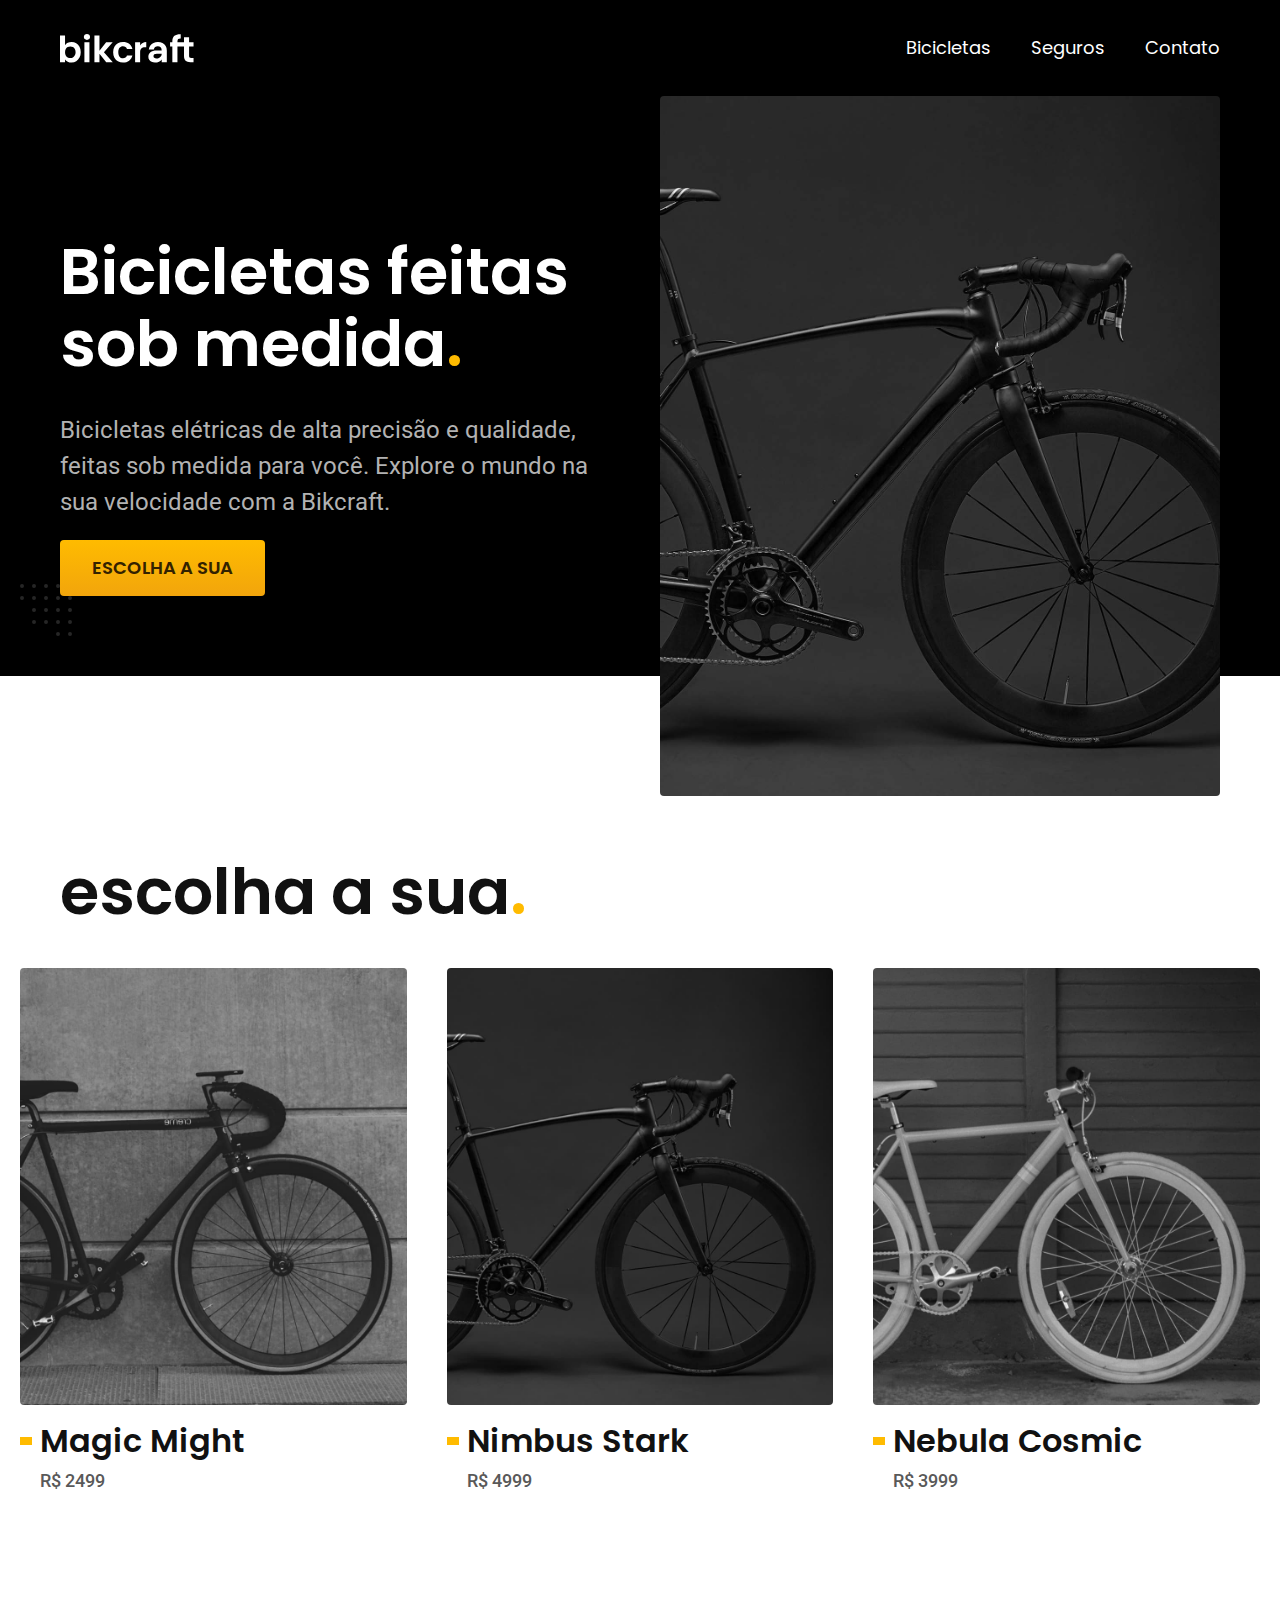
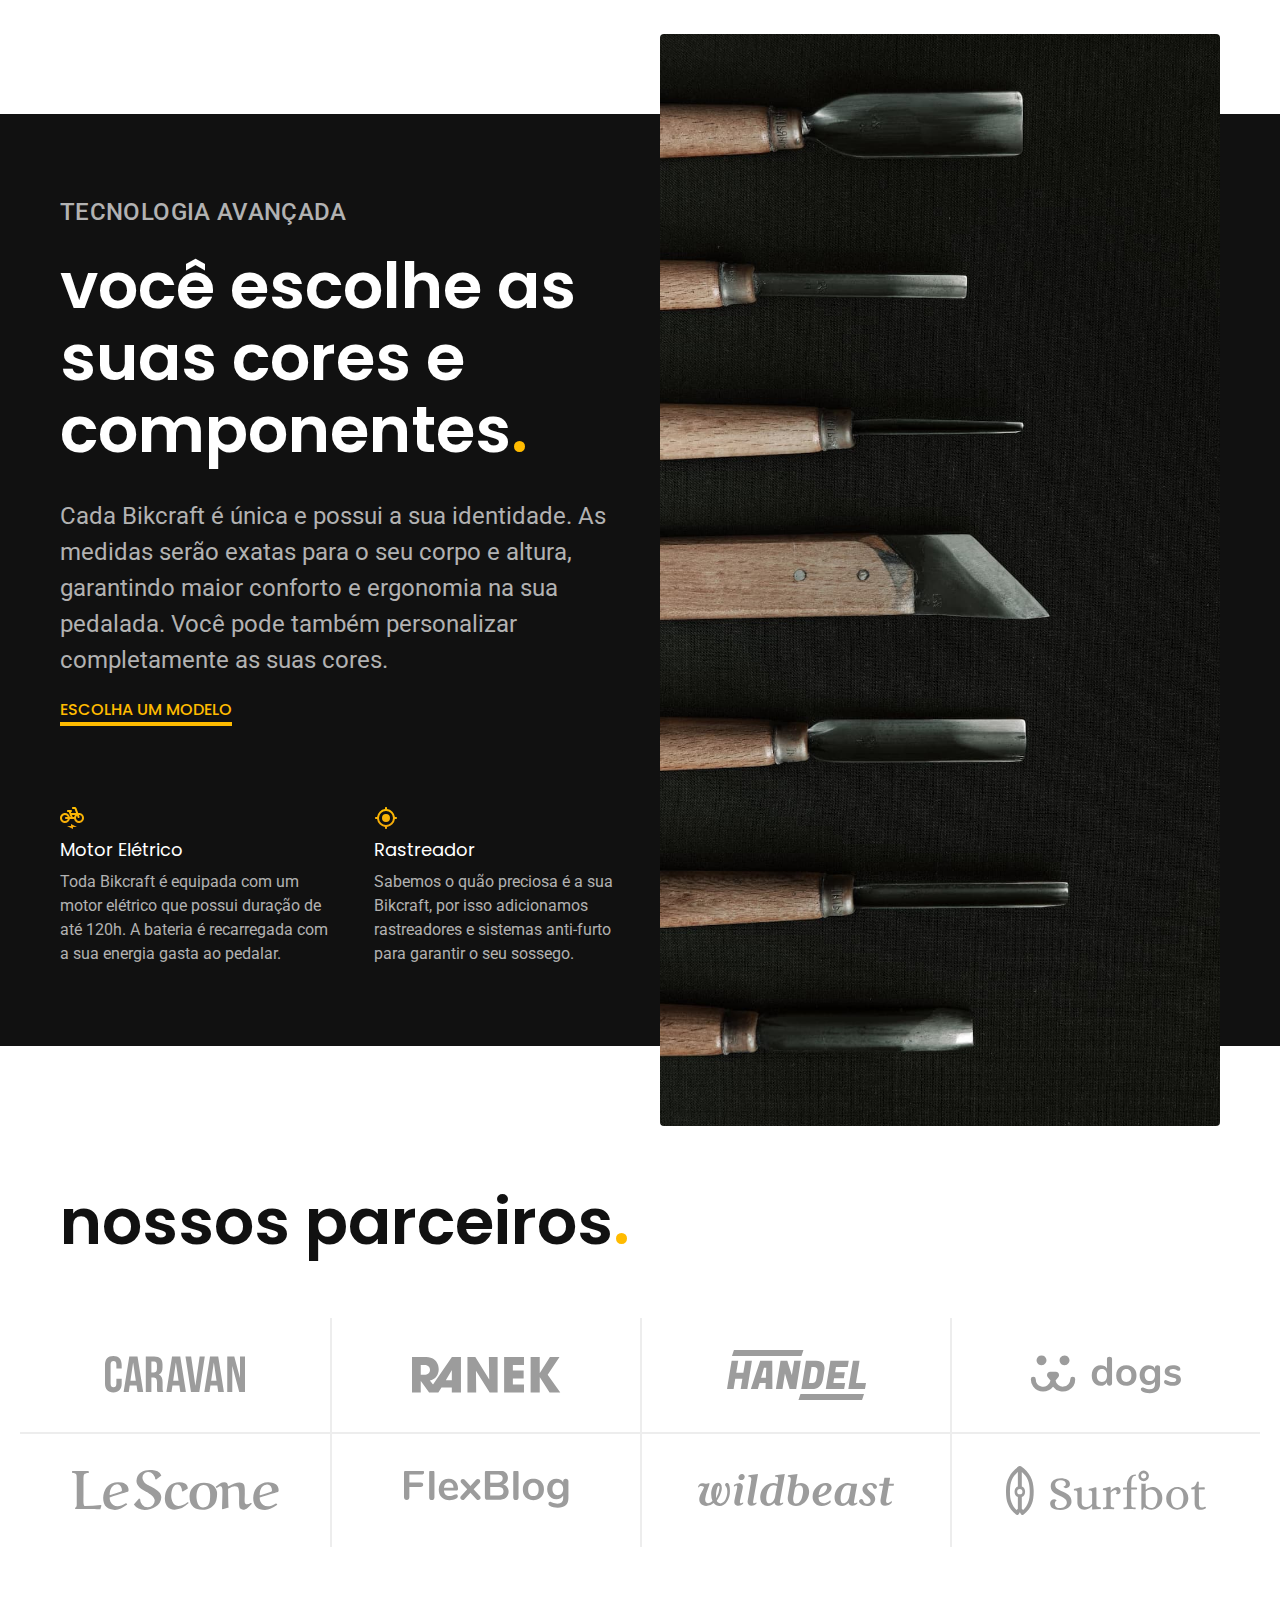
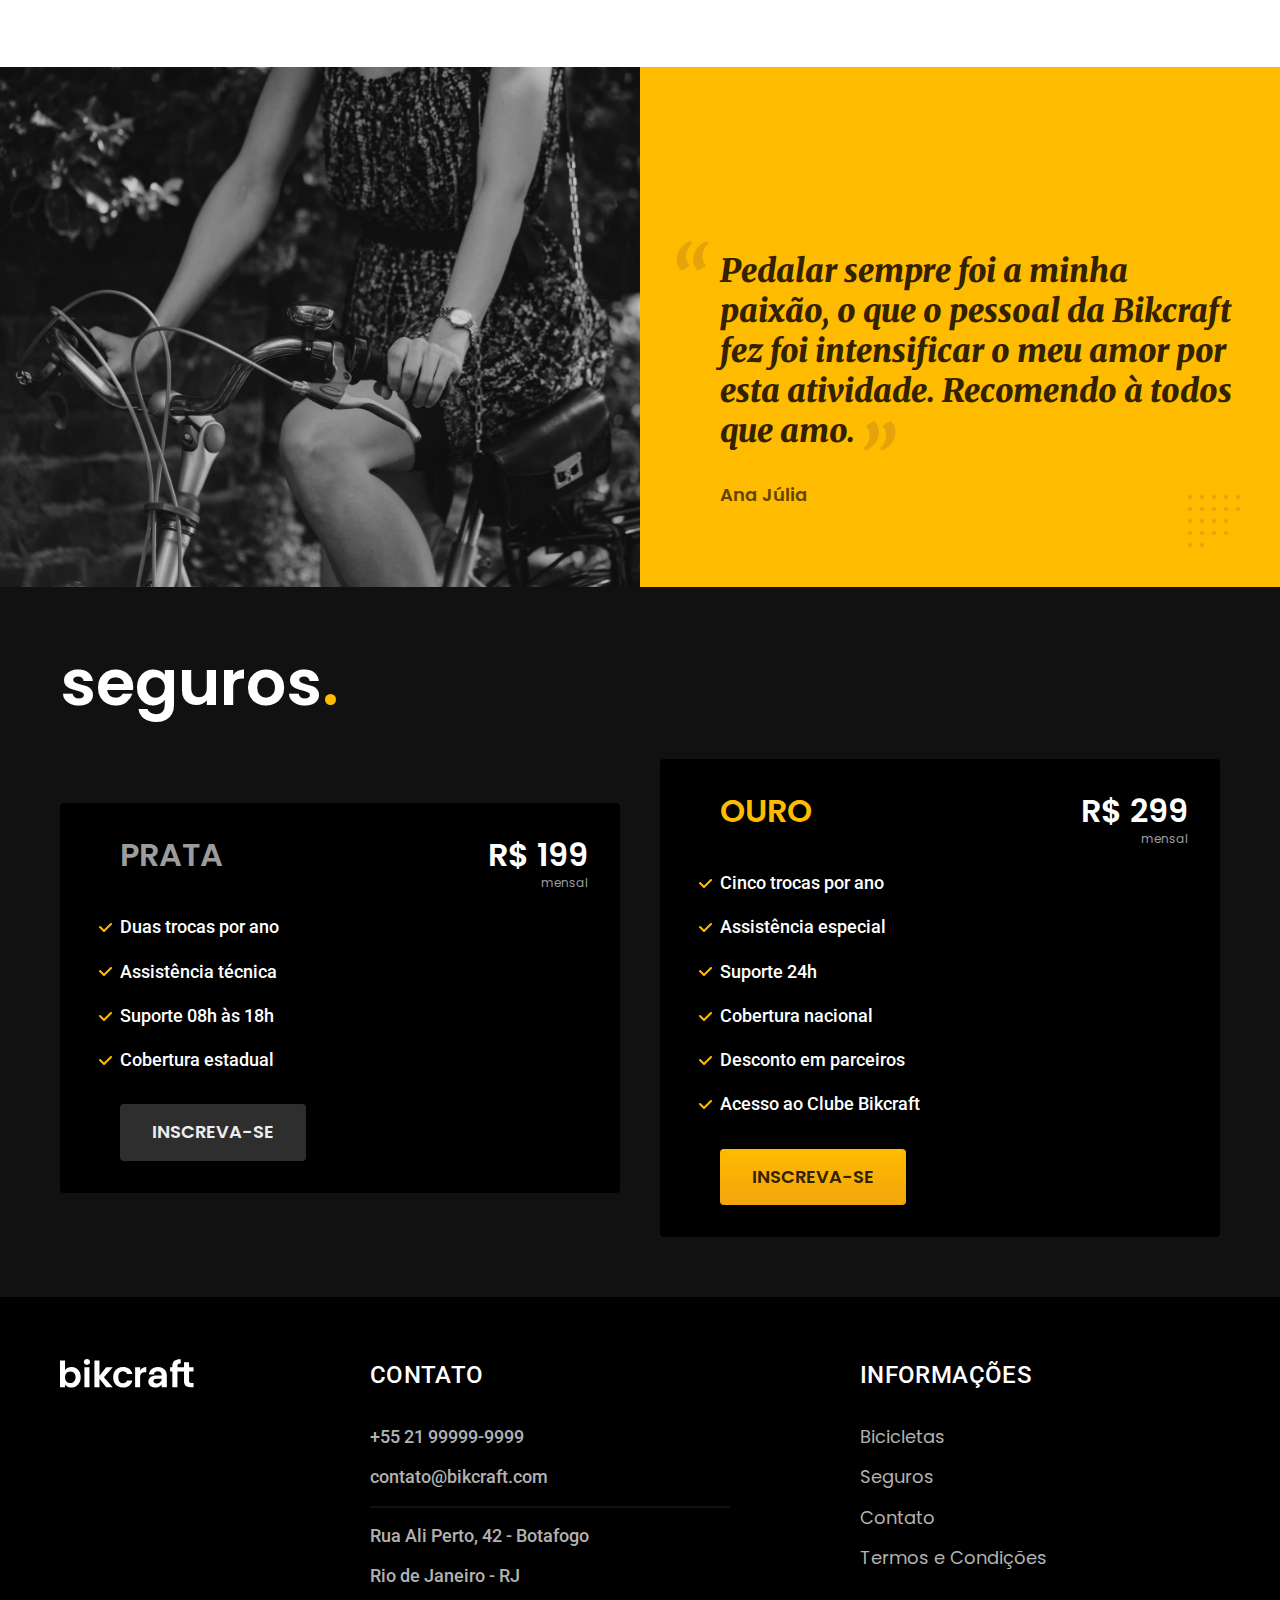
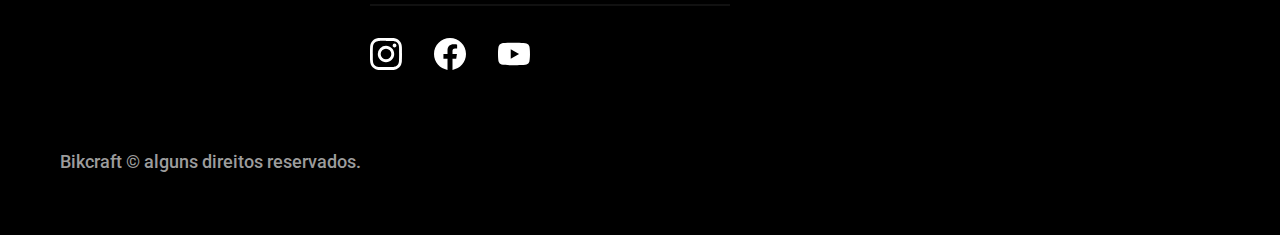
<file: index.html>
<!DOCTYPE html>
<html lang="pt-br">
	<head>
		<meta charset="UTF-8" />
		<meta name="viewport" content="width=device-width, initial-scale=1.0" />
		<title>Bikcraft - Bicicletas Elétricas</title>
		<meta
			name="description"
			content="Bicicletas elétricas de alta precisão e qualidade, feitas sob medida para o cliente. Explore o mundo na sua velocidade com a Bikcraft." />

		<link rel="icon" href="./favicon.svg" type="image/svg+xml" />
		<link rel="preload" href="./css/style.min.css" as="style" />
		<link rel="stylesheet" href="./css/style.min.css" />

		<script>
			document.documentElement.classList.add("js");
		</script>
		<link rel="preconnect" href="https://fonts.googleapis.com" />
		<link rel="preconnect" href="https://fonts.gstatic.com" crossorigin />
		<link
			href="https://fonts.googleapis.com/css2?family=Merriweather:ital,wght@1,900&family=Poppins:wght@400;600&family=Roboto:wght@400;500&display=swap"
			rel="stylesheet" />
	</head>

	<body>
		<header class="header-bg">
			<div class="header container">
				<a href="./"
					><img
						src="./img/bikcraft.svg"
						width="136"
						height="32"
						alt="Bikcraft"
				/></a>
				<nav aria-label="primaria">
					<ul class="header-menu font-1-m cor-0">
						<li><a href="./bicicletas.html">Bicicletas</a></li>
						<li><a href="./seguros.html">Seguros</a></li>
						<li><a href="./contato.html">Contato</a></li>
					</ul>
				</nav>
			</div>
		</header>

		<main class="introducao-bg">
			<div class="introducao container">
				<div class="introducao-conteudo">
					<h1 class="font-1-xxl cor-0" data-anime="200">
						Bicicletas feitas sob medida<span class="cor-p1"
							>.</span
						>
					</h1>
					<p class="font-2-l cor-5 fadeInDown" data-anime="400">
						Bicicletas elétricas de alta precisão e qualidade,
						feitas sob medida para você. Explore o mundo na sua
						velocidade com a Bikcraft.
					</p>
					<a
						class="botao fadeInDown"
						data-anime="600"
						href="./bicicletas.html"
						>Escolha a sua</a
					>
				</div>
				<picture data-anime="800" class="fadeInDown">
					<source
						media="(max-width: 800px)"
						srcset="./img/bicicletas/nimbus.jpg" />
					<img
						src="./img/fotos/introducao.jpg"
						width="1280"
						height="1600"
						alt="Bicicleta elétrica preta" />
				</picture>
			</div>
		</main>

		<article class="bicicletas-lista">
			<h2 class="container font-1-xxl">
				escolha a sua<span class="cor-p1">.</span>
			</h2>
			<ul>
				<li>
					<a href="./bicicletas/magic.html">
						<img
							src="./img/bicicletas/magic-home.jpg"
							width="920"
							height="1040"
							alt="Bicicleta preta" />
						<h3 class="font-1-xl">Magic Might</h3>
						<span class="font-2-m cor-8">R$ 2499</span>
					</a>
				</li>
				<li>
					<a href="./bicicletas/nimbus.html">
						<img
							src="./img/bicicletas/nimbus-home.jpg"
							width="920"
							height="1040"
							alt="Bicicleta preta" />
						<h3 class="font-1-xl">Nimbus Stark</h3>
						<span class="font-2-m cor-8">R$ 4999</span>
					</a>
				</li>
				<li>
					<a href="./bicicletas/nebula.html">
						<img
							src="./img/bicicletas/nebula-home.jpg"
							width="920"
							height="1040"
							alt="Bicicleta branca" />
						<h3 class="font-1-xl">Nebula Cosmic</h3>
						<span class="font-2-m cor-8">R$ 3999</span>
					</a>
				</li>
			</ul>
		</article>

		<article class="tecnologia-bg">
			<div class="tecnologia container">
				<div class="tecnologia-conteudo">
					<span class="font-2-l-b cor-5">Tecnologia Avançada</span>
					<h2 class="font-1-xxl cor-0">
						você escolhe as suas cores e componentes<span
							class="cor-p1"
							>.</span
						>
					</h2>
					<p class="font-2-l cor-5">
						Cada Bikcraft é única e possui a sua identidade. As
						medidas serão exatas para o seu corpo e altura,
						garantindo maior conforto e ergonomia na sua pedalada.
						Você pode também personalizar completamente as suas
						cores.
					</p>
					<a class="link" href="./bicicletas.html"
						>Escolha um modelo</a
					>
					<div class="tecnologia-vantagens">
						<div>
							<img
								src="./img/icones/eletrica.svg"
								width="24"
								height="24"
								alt="icone bike eletrica" />
							<h3 class="font-1-m cor-0">Motor Elétrico</h3>
							<p class="font-2-s cor-5">
								Toda Bikcraft é equipada com um motor elétrico
								que possui duração de até 120h. A bateria é
								recarregada com a sua energia gasta ao pedalar.
							</p>
						</div>
						<div>
							<img
								src="./img/icones/rastreador.svg"
								width="24"
								height="24"
								alt="icone rastreador" />
							<h3 class="font-1-m cor-0">Rastreador</h3>
							<p class="font-2-s cor-5">
								Sabemos o quão preciosa é a sua Bikcraft, por
								isso adicionamos rastreadores e sistemas
								anti-furto para garantir o seu sossego.
							</p>
						</div>
					</div>
				</div>
				<div class="tecnologia-imagem">
					<img
						src="./img/fotos/tecnologia.jpg"
						width="1200"
						height="1920"
						alt="foto tecnologia" />
				</div>
			</div>
		</article>

		<section class="parceiros" aria-label="Nossos Parceiros">
			<h2 class="container font-1-xxl">
				nossos parceiros<span class="cor-p1">.</span>
			</h2>
			<ul>
				<li>
					<img
						src="./img/parceiros/caravan.svg"
						width="140"
						height="38"
						alt="caravan" />
				</li>
				<li>
					<img
						src="./img/parceiros/ranek.svg"
						width="149"
						height="36"
						alt="ranek" />
				</li>
				<li>
					<img
						src="./img/parceiros/handel.svg"
						width="139"
						height="50"
						alt="handel" />
				</li>
				<li>
					<img
						src="./img/parceiros/dogs.svg"
						width="152"
						height="39"
						alt="dogs" />
				</li>
				<li>
					<img
						src="./img/parceiros/lescone.svg"
						width="208"
						height="41"
						alt="lescone" />
				</li>
				<li>
					<img
						src="./img/parceiros/flexblog.svg"
						width="165"
						height="38"
						alt="flexblog" />
				</li>
				<li>
					<img
						src="./img/parceiros/wildbeast.svg"
						width="196"
						height="34"
						alt="wildbeast" />
				</li>
				<li>
					<img
						src="./img/parceiros/surfbot.svg"
						width="200"
						height="49"
						alt="surfbot" />
				</li>
			</ul>
		</section>

		<section class="depoimento" aria-label="Depoimento">
			<div>
				<img
					src="./img/fotos/depoimento.jpg"
					width="1560"
					height="1360"
					alt="Pessoa pedalando uma bicicleta Bikcraft" />
			</div>
			<div class="depoimento-conteudo">
				<blockquote class="font-1-xl cor-p5">
					<p>
						Pedalar sempre foi a minha paixão, o que o pessoal da
						Bikcraft fez foi intensificar o meu amor por esta
						atividade. Recomendo à todos que amo.
					</p>
				</blockquote>
				<span class="font-1-m-b cor-p4">Ana Júlia</span>
			</div>
		</section>

		<article class="seguros-bg">
			<div class="seguros container">
				<h2 class="font-1-xxl cor-0">
					seguros<span class="cor-p1">.</span>
				</h2>
				<div class="seguros-item">
					<h3 class="font-1-xl cor-6">PRATA</h3>
					<span class="font-1-xl cor-0"
						>R$ 199
						<span class="font-1-xs cor-6">mensal</span></span
					>
					<ul class="font-2-m cor-0">
						<li>Duas trocas por ano</li>
						<li>Assistência técnica</li>
						<li>Suporte 08h às 18h</li>
						<li>Cobertura estadual</li>
					</ul>
					<a
						class="botao secundario"
						href="./orcamento.html?tipo=seguro&produto=prata"
						>Inscreva-se</a
					>
				</div>
				<div class="seguros-item">
					<h3 class="font-1-xl cor-p1">OURO</h3>
					<span class="font-1-xl cor-0"
						>R$ 299
						<span class="font-1-xs cor-6">mensal</span></span
					>
					<ul class="font-2-m cor-0">
						<li>Cinco trocas por ano</li>
						<li>Assistência especial</li>
						<li>Suporte 24h</li>
						<li>Cobertura nacional</li>
						<li>Desconto em parceiros</li>
						<li>Acesso ao Clube Bikcraft</li>
					</ul>
					<a
						class="botao"
						href="./orcamento.html?tipo=seguro&produto=ouro"
						>Inscreva-se</a
					>
				</div>
			</div>
		</article>

		<footer class="footer-bg">
			<div class="footer container">
				<img
					src="./img/bikcraft.svg"
					width="136"
					height="32"
					alt="Bikcraft" />
				<div class="footer-contato">
					<h3 class="font-2-l-b cor-0">Contato</h3>
					<ul class="font-2-m cor-5">
						<li>
							<a href="tel:+5521999999999">+55 21 99999-9999</a>
						</li>
						<li>
							<a href="mailto:contato@bikcraft.com"
								>contato@bikcraft.com</a
							>
						</li>
						<li>Rua Ali Perto, 42 - Botafogo</li>
						<li>Rio de Janeiro - RJ</li>
					</ul>
					<div class="footer-redes">
						<a href="./"
							><img
								src="./img/redes/instagram.svg"
								width="32"
								height="32"
								alt="Instagram"
						/></a>
						<a href="./"
							><img
								src="./img/redes/facebook.svg"
								width="32"
								height="32"
								alt="Facebook"
						/></a>
						<a href="./"
							><img
								src="./img/redes/youtube.svg"
								width="32"
								height="32"
								alt="Youtube"
						/></a>
					</div>
				</div>
				<div class="footer-informacoes">
					<h3 class="font-2-l-b cor-0">Informações</h3>
					<nav>
						<ul class="font-1-m cor-5">
							<li><a href="./bicicletas.html">Bicicletas</a></li>
							<li><a href="./seguros.html">Seguros</a></li>
							<li><a href="./contato.html">Contato</a></li>
							<li>
								<a href="./termos.html">Termos e Condições</a>
							</li>
						</ul>
					</nav>
				</div>
				<p class="footer-copy font-2-m cor-6">
					Bikcraft © alguns direitos reservados.
				</p>
			</div>
		</footer>

		<script src="./js/plugins/simple-anime.js"></script>
		<script src="./js/script.js"></script>
	</body>
</html>
</file>
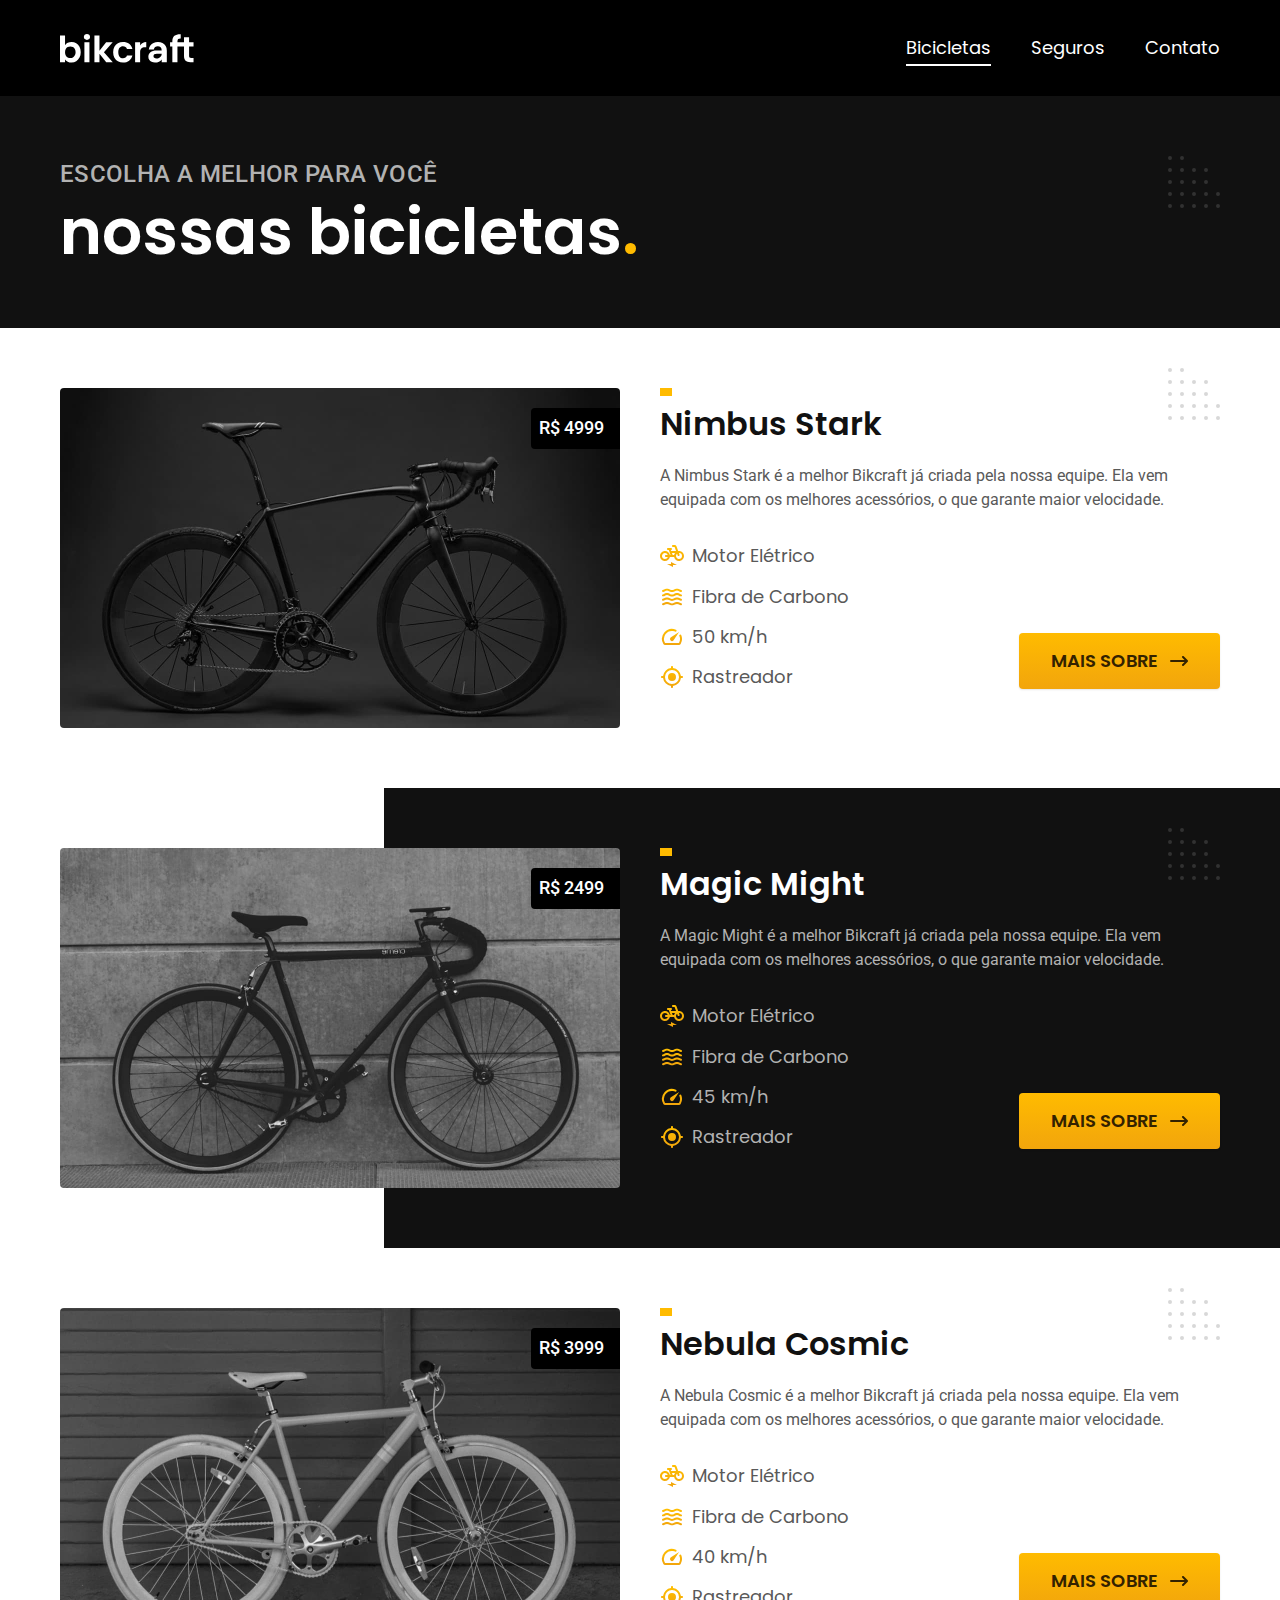
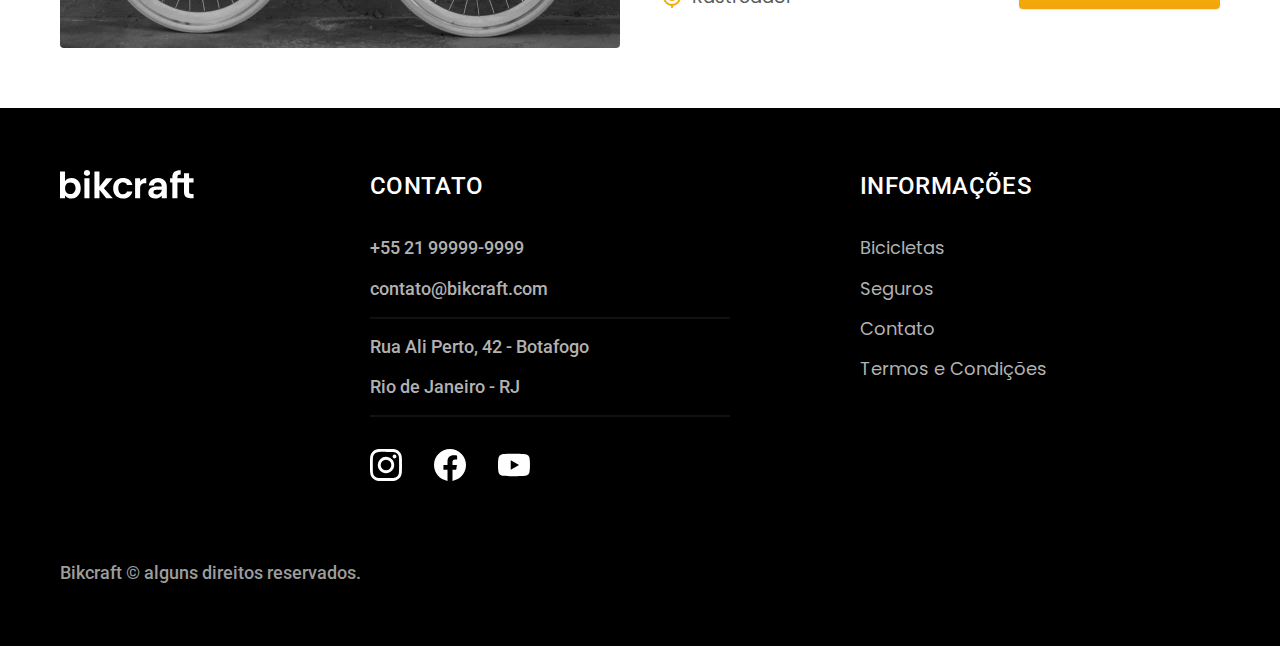
<file: bicicletas.html>
<!DOCTYPE html>
<html lang="pt-br">
	<head>
		<meta charset="UTF-8" />
		<meta name="viewport" content="width=device-width, initial-scale=1.0" />
		<title>Bicicletas | Bikcraft</title>
		<meta
			name="description"
			content="Conheça as bicicletas elétricas da Bikcraft. Bicicletas feitas sob medida para você, selecione a sua." />
		<link rel="icon" href="./favicon.svg" type="image/svg+xml" />
		<link rel="preload" href="./css/style.min.css" as="style" />
		<link rel="stylesheet" href="./css/style.min.css" />

		<script>
			document.documentElement.classList.add("js");
		</script>

		<link rel="preconnect" href="https://fonts.googleapis.com" />
		<link rel="preconnect" href="https://fonts.gstatic.com" crossorigin />
		<link
			href="https://fonts.googleapis.com/css2?family=Merriweather:ital,wght@1,900&family=Poppins:wght@400;600&family=Roboto:wght@400;500&display=swap"
			rel="stylesheet" />
	</head>

	<body id="bicicletas">
		<header class="header-bg">
			<div class="header container">
				<a href="./"
					><img
						src="./img/bikcraft.svg"
						width="136"
						height="32"
						alt="Bikcraft"
				/></a>
				<nav aria-label="primaria">
					<ul class="header-menu font-1-m cor-0">
						<li><a href="./bicicletas.html">Bicicletas</a></li>
						<li><a href="./seguros.html">Seguros</a></li>
						<li><a href="./contato.html">Contato</a></li>
					</ul>
				</nav>
			</div>
		</header>

		<main>
			<div class="titulo-bg">
				<div class="titulo container">
					<p class="font-2-l-b cor-5">Escolha a melhor para você</p>
					<h1 class="font-1-xxl cor-0">
						nossas bicicletas<span class="cor-p1">.</span>
					</h1>
				</div>
			</div>

			<div class="bicicletas container">
				<div class="bicicletas-imagem">
					<img
						src="./img/bicicletas/nimbus.jpg"
						width="1120"
						height="680"
						alt="Bicicleta preta" />
					<span class="font-2-m cor-0">R$ 4999</span>
				</div>

				<div class="bicicletas-conteudo">
					<h2 class="font-1-xl">Nimbus Stark</h2>
					<p class="font-2-s cor-8">
						A Nimbus Stark é a melhor Bikcraft já criada pela nossa
						equipe. Ela vem equipada com os melhores acessórios, o
						que garante maior velocidade.
					</p>
					<ul class="font-1-m cor-8">
						<li>
							<img
								src="./img/icones/eletrica.svg"
								width="24"
								height="24"
								alt="ícone Motor Elétrico" />Motor Elétrico
						</li>
						<li>
							<img
								src="./img/icones/carbono.svg"
								width="24"
								height="24"
								alt="ícone fibra de carbono" />Fibra de Carbono
						</li>
						<li>
							<img
								src="./img/icones/velocidade.svg"
								width="24"
								height="24"
								alt="ícone velocidade" />50 km/h
						</li>
						<li>
							<img
								src="./img/icones/rastreador.svg"
								width="24"
								height="24"
								alt="ícone rastreador" />Rastreador
						</li>
					</ul>
					<a class="botao seta" href="./bicicletas/nimbus.html"
						>Mais Sobre</a
					>
				</div>
			</div>

			<div class="bicicletas-bg">
				<div class="bicicletas container">
					<div class="bicicletas-imagem">
						<img
							src="./img/bicicletas/magic.jpg"
							width="1120"
							height="680"
							alt="Bicicleta preta" />
						<span class="font-2-m cor-0">R$ 2499</span>
					</div>

					<div class="bicicletas-conteudo">
						<h2 class="font-1-xl cor-0">Magic Might</h2>
						<p class="font-2-s cor-5">
							A Magic Might é a melhor Bikcraft já criada pela
							nossa equipe. Ela vem equipada com os melhores
							acessórios, o que garante maior velocidade.
						</p>
						<ul class="font-1-m cor-5">
							<li>
								<img
									src="./img/icones/eletrica.svg"
									width="24"
									height="24"
									alt="ícone Motor Elétrico" />Motor Elétrico
							</li>
							<li>
								<img
									src="./img/icones/carbono.svg"
									width="24"
									height="24"
									alt="ícone fibra de carbono" />Fibra de
								Carbono
							</li>
							<li>
								<img
									src="./img/icones/velocidade.svg"
									width="24"
									height="24"
									alt="ícone velocidade" />45 km/h
							</li>
							<li>
								<img
									src="./img/icones/rastreador.svg"
									width="24"
									height="24"
									alt="ícone rastreador" />Rastreador
							</li>
						</ul>
						<a class="botao seta" href="./bicicletas/magic.html"
							>Mais Sobre</a
						>
					</div>
				</div>
			</div>

			<div class="bicicletas container">
				<div class="bicicletas-imagem">
					<img
						src="./img/bicicletas/nebula.jpg"
						width="1120"
						height="680"
						alt="Bicicleta branca" />
					<span class="font-2-m cor-0">R$ 3999</span>
				</div>

				<div class="bicicletas-conteudo">
					<h2 class="font-1-xl">Nebula Cosmic</h2>
					<p class="font-2-s cor-8">
						A Nebula Cosmic é a melhor Bikcraft já criada pela nossa
						equipe. Ela vem equipada com os melhores acessórios, o
						que garante maior velocidade.
					</p>
					<ul class="font-1-m cor-8">
						<li>
							<img
								src="./img/icones/eletrica.svg"
								width="24"
								height="24"
								alt="ícone Motor Elétrico" />Motor Elétrico
						</li>
						<li>
							<img
								src="./img/icones/carbono.svg"
								width="24"
								height="24"
								alt="ícone fibra de carbono" />Fibra de Carbono
						</li>
						<li>
							<img
								src="./img/icones/velocidade.svg"
								width="24"
								height="24"
								alt="ícone velocidade" />40 km/h
						</li>
						<li>
							<img
								src="./img/icones/rastreador.svg"
								width="24"
								height="24"
								alt="ícone rastreador" />Rastreador
						</li>
					</ul>
					<a class="botao seta" href="./bicicletas/nebula.html"
						>Mais Sobre</a
					>
				</div>
			</div>
		</main>

		<footer class="footer-bg">
			<div class="footer container">
				<img
					src="./img/bikcraft.svg"
					width="136"
					height="32"
					alt="Bikcraft" />
				<div class="footer-contato">
					<h3 class="font-2-l-b cor-0">Contato</h3>
					<ul class="font-2-m cor-5">
						<li>
							<a href="tel:+5521999999999">+55 21 99999-9999</a>
						</li>
						<li>
							<a href="mailto:contato@bikcraft.com"
								>contato@bikcraft.com</a
							>
						</li>
						<li>Rua Ali Perto, 42 - Botafogo</li>
						<li>Rio de Janeiro - RJ</li>
					</ul>
					<div class="footer-redes">
						<a href="./"
							><img
								src="./img/redes/instagram.svg"
								width="32"
								height="32"
								alt="Instagram"
						/></a>
						<a href="./"
							><img
								src="./img/redes/facebook.svg"
								width="32"
								height="32"
								alt="Facebook"
						/></a>
						<a href="./"
							><img
								src="./img/redes/youtube.svg"
								width="32"
								height="32"
								alt="Youtube"
						/></a>
					</div>
				</div>
				<div class="footer-informacoes">
					<h3 class="font-2-l-b cor-0">Informações</h3>
					<nav>
						<ul class="font-1-m cor-5">
							<li><a href="./bicicletas.html">Bicicletas</a></li>
							<li><a href="./seguros.html">Seguros</a></li>
							<li><a href="./contato.html">Contato</a></li>
							<li>
								<a href="./termos.html">Termos e Condições</a>
							</li>
						</ul>
					</nav>
				</div>
				<p class="footer-copy font-2-m cor-6">
					Bikcraft © alguns direitos reservados.
				</p>
			</div>
		</footer>

		<script src="./js/script.js"></script>
	</body>
</html>
</file>
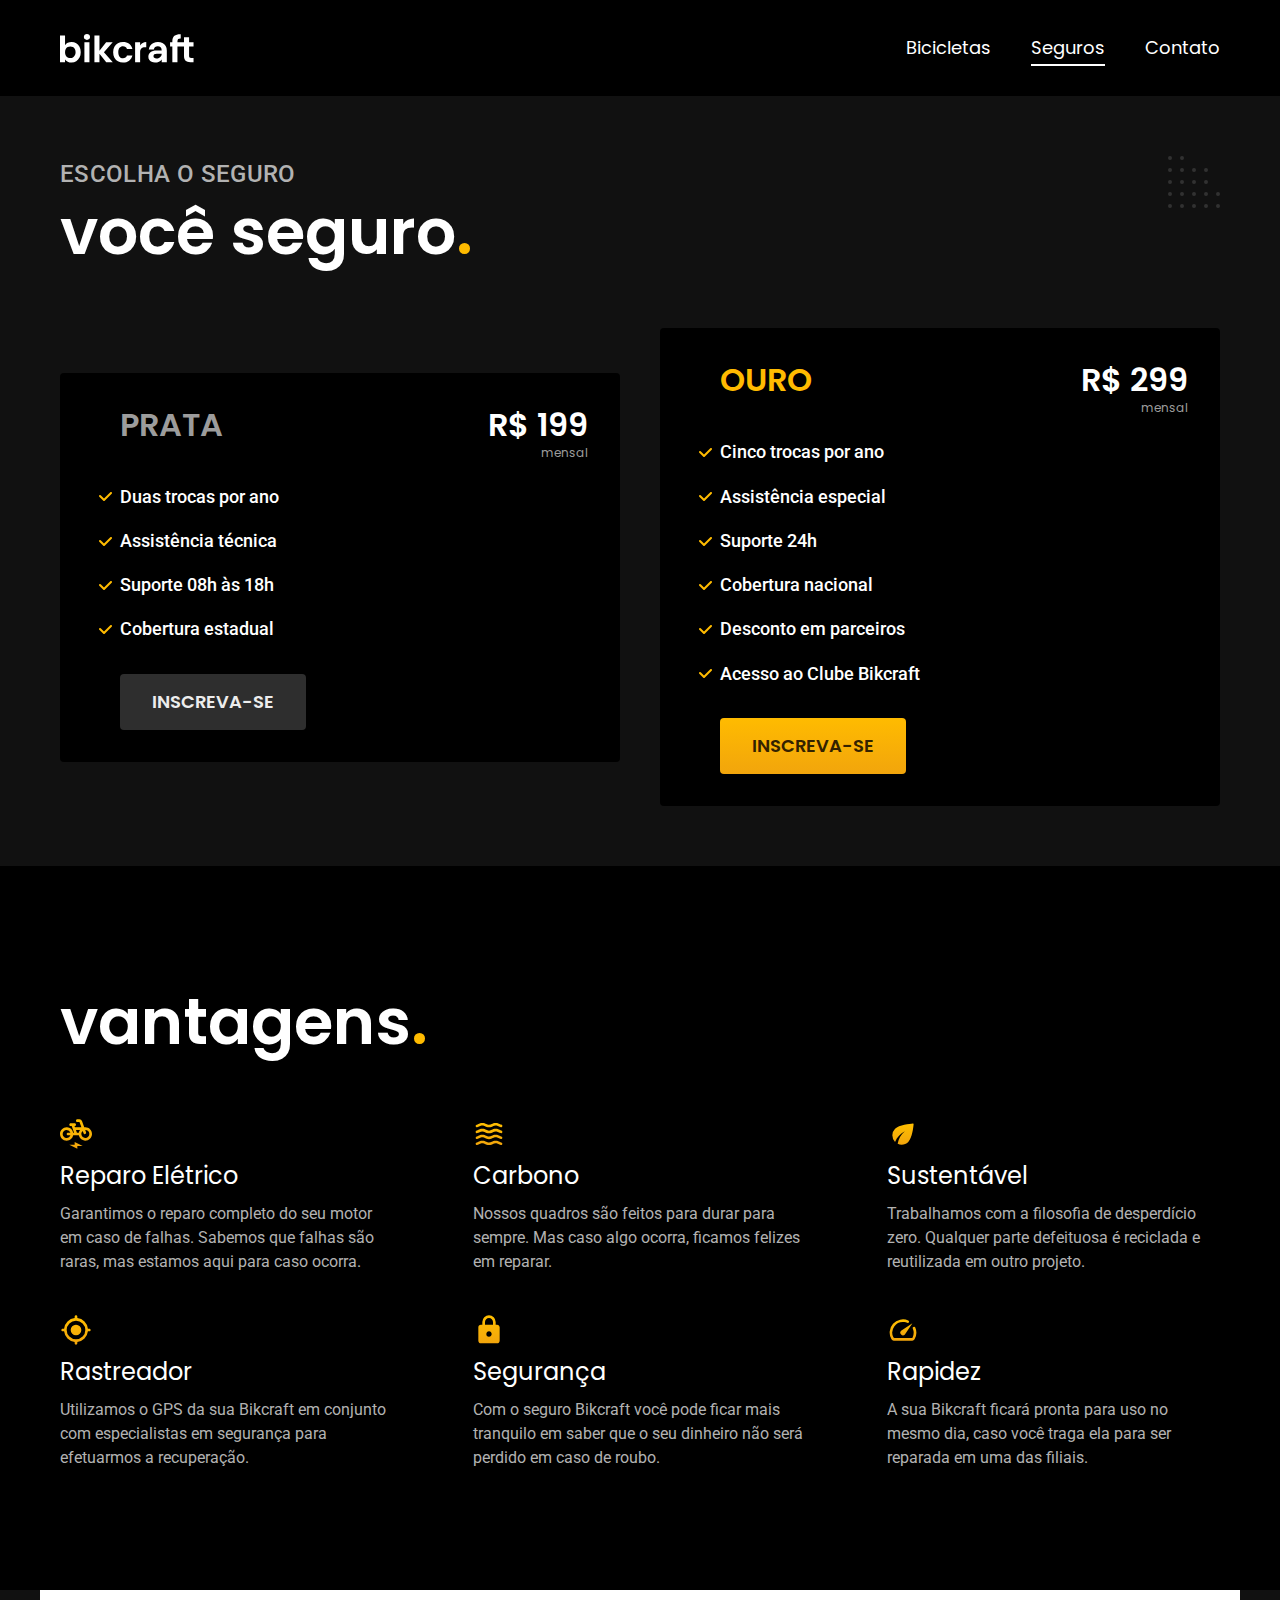
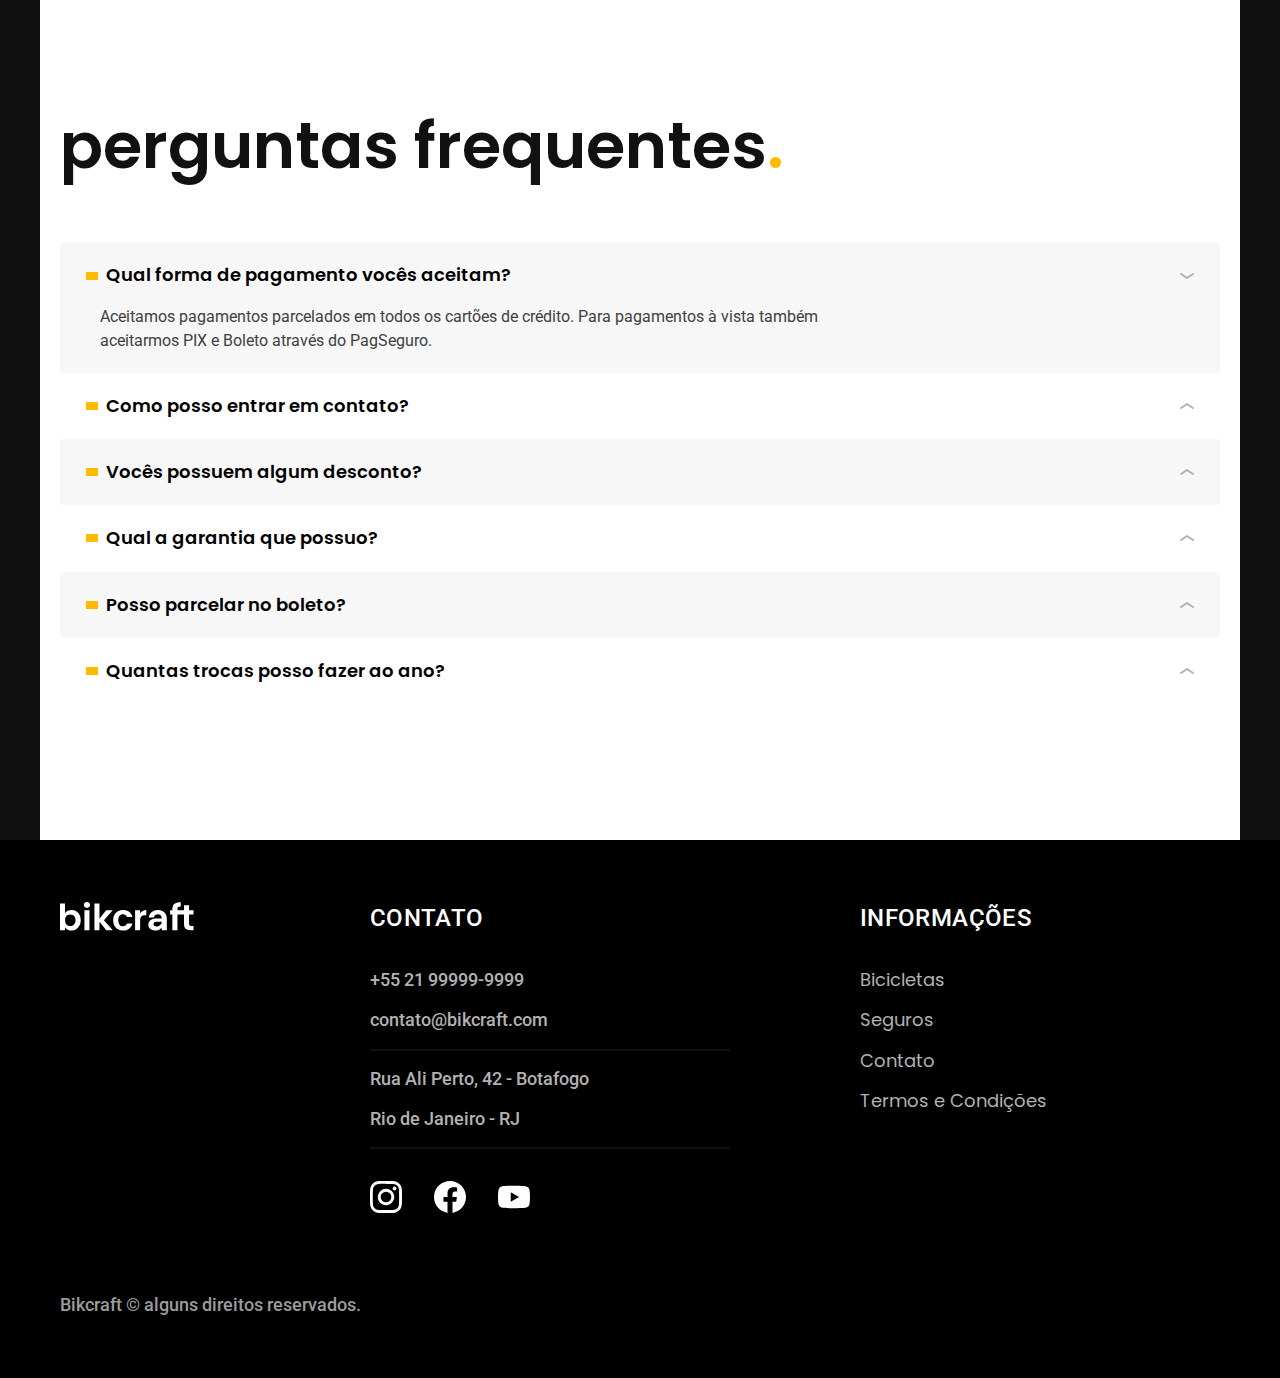
<file: seguros.html>
<!DOCTYPE html>
<html lang="pt-br">
	<head>
		<meta charset="UTF-8" />
		<meta name="viewport" content="width=device-width, initial-scale=1.0" />
		<title>Seguros | Bikcraft</title>
		<meta
			name="description"
			content="Seguros para bicicletas elétricas. Proteja-se e pedale com segurança." />
		<link rel="icon" href="./favicon.svg" type="image/svg+xml" />
		<link rel="preload" href="./css/style.min.css" as="style" />
		<link rel="stylesheet" href="./css/style.min.css" />

		<script>
			document.documentElement.classList.add("js");
		</script>

		<link rel="preconnect" href="https://fonts.googleapis.com" />
		<link rel="preconnect" href="https://fonts.gstatic.com" crossorigin />
		<link
			href="https://fonts.googleapis.com/css2?family=Merriweather:ital,wght@1,900&family=Poppins:wght@400;600&family=Roboto:wght@400;500&display=swap"
			rel="stylesheet" />
	</head>
	<body id="seguros">
		<header class="header-bg">
			<div class="header container">
				<a href="./"
					><img
						src="./img/bikcraft.svg"
						width="136"
						height="32"
						alt="Bikcraft"
				/></a>
				<nav aria-label="primaria">
					<ul class="header-menu font-1-m cor-0">
						<li><a href="./bicicletas.html">Bicicletas</a></li>
						<li><a href="./seguros.html">Seguros</a></li>
						<li><a href="./contato.html">Contato</a></li>
					</ul>
				</nav>
			</div>
		</header>

		<main class="seguros-bg">
			<div class="titulo-bg">
				<div class="titulo container">
					<p class="font-2-l-b cor-5">Escolha o seguro</p>
					<h1 class="font-1-xxl cor-0">
						você seguro<span class="cor-p1">.</span>
					</h1>
				</div>
			</div>

			<div class="seguros container">
				<div class="seguros-item fadeInLeft" data-anime="200">
					<h3 class="font-1-xl cor-6">PRATA</h3>
					<span class="font-1-xl cor-0"
						>R$ 199
						<span class="font-1-xs cor-6">mensal</span></span
					>
					<ul class="font-2-m cor-0">
						<li>Duas trocas por ano</li>
						<li>Assistência técnica</li>
						<li>Suporte 08h às 18h</li>
						<li>Cobertura estadual</li>
					</ul>
					<a
						class="botao secundario"
						href="./orcamento.html?tipo=seguro&produto=prata"
						>Inscreva-se</a
					>
				</div>

				<div class="seguros-item fadeInRight" data-anime="400">
					<h3 class="font-1-xl cor-p1">OURO</h3>
					<span class="font-1-xl cor-0"
						>R$ 299
						<span class="font-1-xs cor-6">mensal</span></span
					>
					<ul class="font-2-m cor-0">
						<li>Cinco trocas por ano</li>
						<li>Assistência especial</li>
						<li>Suporte 24h</li>
						<li>Cobertura nacional</li>
						<li>Desconto em parceiros</li>
						<li>Acesso ao Clube Bikcraft</li>
					</ul>
					<a
						class="botao"
						href="./orcamento.html?tipo=seguro&produto=ouro"
						>Inscreva-se</a
					>
				</div>
			</div>

			<article class="vantagens-bg">
				<div class="vantagens container">
					<h2 class="font-1-xxl cor-0">
						vantagens<span class="cor-p1">.</span>
					</h2>
					<ul>
						<li>
							<img
								src="./img/icones/eletrica.svg"
								width="32"
								height="32"
								alt="ícone bicicleta eletrica" />
							<h3 class="font-1-l cor-0">Reparo Elétrico</h3>
							<p class="font-2-s cor-5">
								Garantimos o reparo completo do seu motor em
								caso de falhas. Sabemos que falhas são raras,
								mas estamos aqui para caso ocorra.
							</p>
						</li>
						<li>
							<img
								src="./img/icones/carbono.svg"
								width="32"
								height="32"
								alt="ícone carbono" />
							<h3 class="font-1-l cor-0">Carbono</h3>
							<p class="font-2-s cor-5">
								Nossos quadros são feitos para durar para
								sempre. Mas caso algo ocorra, ficamos felizes em
								reparar.
							</p>
						</li>
						<li>
							<img
								src="./img/icones/sustentavel.svg"
								width="32"
								height="32"
								alt="ícone sustentavel" />
							<h3 class="font-1-l cor-0">Sustentável</h3>
							<p class="font-2-s cor-5">
								Trabalhamos com a filosofia de desperdício zero.
								Qualquer parte defeituosa é reciclada e
								reutilizada em outro projeto.
							</p>
						</li>
						<li>
							<img
								src="./img/icones/rastreador.svg"
								width="32"
								height="32"
								alt="ícone rastreador" />
							<h3 class="font-1-l cor-0">Rastreador</h3>
							<p class="font-2-s cor-5">
								Utilizamos o GPS da sua Bikcraft em conjunto com
								especialistas em segurança para efetuarmos a
								recuperação.
							</p>
						</li>
						<li>
							<img
								src="./img/icones/seguro.svg"
								width="32"
								height="32"
								alt="ícone segurança" />
							<h3 class="font-1-l cor-0">Segurança</h3>
							<p class="font-2-s cor-5">
								Com o seguro Bikcraft você pode ficar mais
								tranquilo em saber que o seu dinheiro não será
								perdido em caso de roubo.
							</p>
						</li>
						<li>
							<img
								src="./img/icones/velocidade.svg"
								width="32"
								height="32"
								alt="ícone velocidade" />
							<h3 class="font-1-l cor-0">Rapidez</h3>
							<p class="font-2-s cor-5">
								A sua Bikcraft ficará pronta para uso no mesmo
								dia, caso você traga ela para ser reparada em
								uma das filiais.
							</p>
						</li>
					</ul>
				</div>
			</article>

			<article class="perguntas container">
				<h2 class="font-1-xxl">
					perguntas frequentes<span class="cor-p1">.</span>
				</h2>
				<dl>
					<div>
						<dt>
							<button
								class="font-1-m-b"
								aria-controls="pergunta1"
								aria-expanded="true">
								Qual forma de pagamento vocês aceitam?
							</button>
						</dt>
						<dd id="pergunta1" class="font-2-s cor-9 ativa">
							Aceitamos pagamentos parcelados em todos os cartões
							de crédito. Para pagamentos à vista também
							aceitarmos PIX e Boleto através do PagSeguro.
						</dd>
					</div>
					<div>
						<dt>
							<button
								class="font-1-m-b"
								aria-controls="pergunta2"
								aria-expanded="false">
								Como posso entrar em contato?
							</button>
						</dt>
						<dd id="pergunta2" class="font-2-s cor-9">
							Aceitamos pagamentos parcelados em todos os cartões
							de crédito. Para pagamentos à vista também
							aceitarmos PIX e Boleto através do PagSeguro.
						</dd>
					</div>
					<div>
						<dt>
							<button
								class="font-1-m-b"
								aria-controls="pergunta3"
								aria-expanded="false">
								Vocês possuem algum desconto?
							</button>
						</dt>
						<dd id="pergunta3" class="font-2-s cor-9">
							Aceitamos pagamentos parcelados em todos os cartões
							de crédito. Para pagamentos à vista também
							aceitarmos PIX e Boleto através do PagSeguro.
						</dd>
					</div>
					<div>
						<dt>
							<button
								class="font-1-m-b"
								aria-controls="pergunta4"
								aria-expanded="false">
								Qual a garantia que possuo?
							</button>
						</dt>
						<dd id="pergunta4" class="font-2-s cor-9">
							Aceitamos pagamentos parcelados em todos os cartões
							de crédito. Para pagamentos à vista também
							aceitarmos PIX e Boleto através do PagSeguro.
						</dd>
					</div>
					<div>
						<dt>
							<button
								class="font-1-m-b"
								aria-controls="pergunta5"
								aria-expanded="false">
								Posso parcelar no boleto?
							</button>
						</dt>
						<dd id="pergunta5" class="font-2-s cor-9">
							Aceitamos pagamentos parcelados em todos os cartões
							de crédito. Para pagamentos à vista também
							aceitarmos PIX e Boleto através do PagSeguro.
						</dd>
					</div>
					<div>
						<dt>
							<button
								class="font-1-m-b"
								aria-controls="pergunta6"
								aria-expanded="false">
								Quantas trocas posso fazer ao ano?
							</button>
						</dt>
						<dd id="pergunta6" class="font-2-s cor-9">
							Aceitamos pagamentos parcelados em todos os cartões
							de crédito. Para pagamentos à vista também
							aceitarmos PIX e Boleto através do PagSeguro.
						</dd>
					</div>
				</dl>
			</article>
		</main>

		<footer class="footer-bg">
			<div class="footer container">
				<img
					src="./img/bikcraft.svg"
					width="136"
					height="32"
					alt="Bikcraft" />
				<div class="footer-contato">
					<h3 class="font-2-l-b cor-0">Contato</h3>
					<ul class="font-2-m cor-5">
						<li>
							<a href="tel:+5521999999999">+55 21 99999-9999</a>
						</li>
						<li>
							<a href="mailto:contato@bikcraft.com"
								>contato@bikcraft.com</a
							>
						</li>
						<li>Rua Ali Perto, 42 - Botafogo</li>
						<li>Rio de Janeiro - RJ</li>
					</ul>
					<div class="footer-redes">
						<a href="./"
							><img
								src="./img/redes/instagram.svg"
								width="32"
								height="32"
								alt="Instagram"
						/></a>
						<a href="./"
							><img
								src="./img/redes/facebook.svg"
								width="32"
								height="32"
								alt="Facebook"
						/></a>
						<a href="./"
							><img
								src="./img/redes/youtube.svg"
								width="32"
								height="32"
								alt="Youtube"
						/></a>
					</div>
				</div>
				<div class="footer-informacoes">
					<h3 class="font-2-l-b cor-0">Informações</h3>
					<nav>
						<ul class="font-1-m cor-5">
							<li><a href="./bicicletas.html">Bicicletas</a></li>
							<li><a href="./seguros.html">Seguros</a></li>
							<li><a href="./contato.html">Contato</a></li>
							<li>
								<a href="./termos.html">Termos e Condições</a>
							</li>
						</ul>
					</nav>
				</div>
				<p class="footer-copy font-2-m cor-6">
					Bikcraft © alguns direitos reservados.
				</p>
			</div>
		</footer>

		<script src="./js/plugins/simple-anime.js"></script>
		<script src="./js/script.js"></script>
	</body>
</html>
</file>
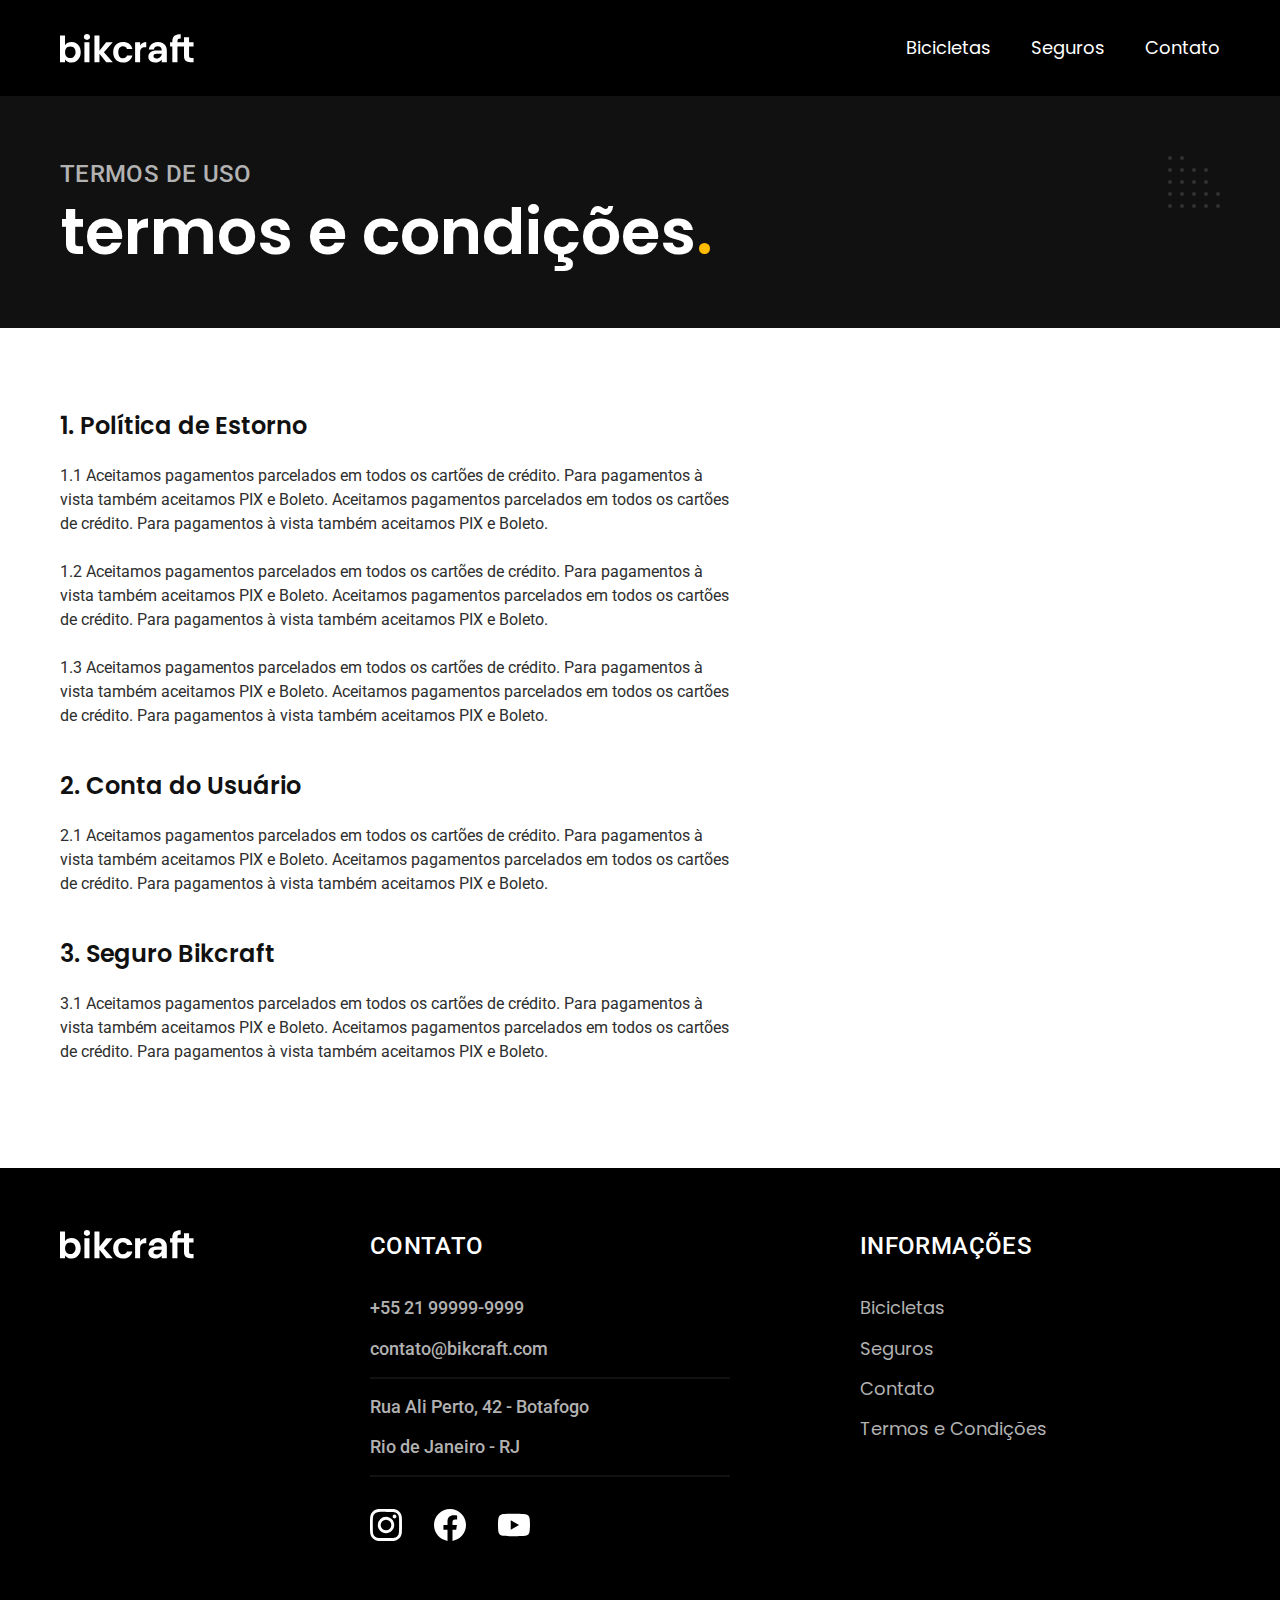
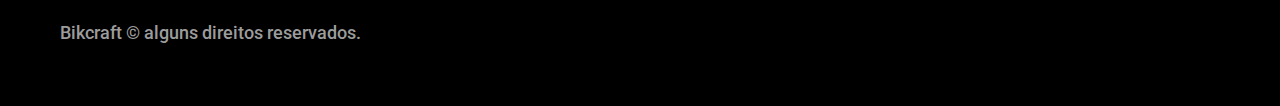
<file: termos.html>
<!DOCTYPE html>
<html lang="pt-br">
	<head>
		<meta charset="UTF-8" />
		<meta name="viewport" content="width=device-width, initial-scale=1.0" />
		<title>Termos e Condições | Bikcraft</title>
		<meta
			name="description"
			content="Termos e condições de uso do site Bikcraft. Saiba mais sobre a Bikcraft e suas políticas de uso." />
		<link rel="icon" href="./favicon.svg" type="image/svg+xml" />
		<link rel="preload" href="./css/style.min.css" as="style" />
		<link rel="stylesheet" href="./css/style.min.css" />

		<script>
			document.documentElement.classList.add("js");
		</script>

		<link rel="preconnect" href="https://fonts.googleapis.com" />
		<link rel="preconnect" href="https://fonts.gstatic.com" crossorigin />
		<link
			href="https://fonts.googleapis.com/css2?family=Merriweather:ital,wght@1,900&family=Poppins:wght@400;600&family=Roboto:wght@400;500&display=swap"
			rel="stylesheet" />
	</head>

	<body id="termos">
		<header class="header-bg">
			<div class="header container">
				<a href="./"
					><img
						src="./img/bikcraft.svg"
						width="136"
						height="32"
						alt="Bikcraft"
				/></a>
				<nav aria-label="primaria">
					<ul class="header-menu font-1-m cor-0">
						<li><a href="./bicicletas.html">Bicicletas</a></li>
						<li><a href="./seguros.html">Seguros</a></li>
						<li><a href="./contato.html">Contato</a></li>
					</ul>
				</nav>
			</div>
		</header>

		<main>
			<div class="titulo-bg">
				<div class="titulo container">
					<p class="font-2-l-b cor-5">Termos de uso</p>
					<h1 class="font-1-xxl cor-0">
						termos e condições<span class="cor-p1">.</span>
					</h1>
				</div>
			</div>

			<div class="termos font-2-s cor-10 container">
				<h2 class="font-1-l cor-11">1. Política de Estorno</h2>
				<p>
					1.1 Aceitamos pagamentos parcelados em todos os cartões de
					crédito. Para pagamentos à vista também aceitamos PIX e
					Boleto. Aceitamos pagamentos parcelados em todos os cartões
					de crédito. Para pagamentos à vista também aceitamos PIX e
					Boleto.
				</p>
				<p>
					1.2 Aceitamos pagamentos parcelados em todos os cartões de
					crédito. Para pagamentos à vista também aceitamos PIX e
					Boleto. Aceitamos pagamentos parcelados em todos os cartões
					de crédito. Para pagamentos à vista também aceitamos PIX e
					Boleto.
				</p>
				<p>
					1.3 Aceitamos pagamentos parcelados em todos os cartões de
					crédito. Para pagamentos à vista também aceitamos PIX e
					Boleto. Aceitamos pagamentos parcelados em todos os cartões
					de crédito. Para pagamentos à vista também aceitamos PIX e
					Boleto.
				</p>
				<h2 class="font-1-l cor-11">2. Conta do Usuário</h2>
				<p>
					2.1 Aceitamos pagamentos parcelados em todos os cartões de
					crédito. Para pagamentos à vista também aceitamos PIX e
					Boleto. Aceitamos pagamentos parcelados em todos os cartões
					de crédito. Para pagamentos à vista também aceitamos PIX e
					Boleto.
				</p>
				<h2 class="font-1-l cor-11">3. Seguro Bikcraft</h2>
				<p>
					3.1 Aceitamos pagamentos parcelados em todos os cartões de
					crédito. Para pagamentos à vista também aceitamos PIX e
					Boleto. Aceitamos pagamentos parcelados em todos os cartões
					de crédito. Para pagamentos à vista também aceitamos PIX e
					Boleto.
				</p>
			</div>
		</main>

		<!-- Rodapé -->
		<footer class="footer-bg">
			<div class="footer container">
				<img
					src="./img/bikcraft.svg"
					width="136"
					height="32"
					alt="Bikcraft" />
				<div class="footer-contato">
					<h3 class="font-2-l-b cor-0">Contato</h3>
					<ul class="font-2-m cor-5">
						<li>
							<a href="tel:+5521999999999">+55 21 99999-9999</a>
						</li>
						<li>
							<a href="mailto:contato@bikcraft.com"
								>contato@bikcraft.com</a
							>
						</li>
						<li>Rua Ali Perto, 42 - Botafogo</li>
						<li>Rio de Janeiro - RJ</li>
					</ul>

					<div class="footer-redes">
						<a href="./"
							><img
								src="./img/redes/instagram.svg"
								width="32"
								height="32"
								alt="Instagram"
						/></a>
						<a href="./"
							><img
								src="./img/redes/facebook.svg"
								width="32"
								height="32"
								alt="Facebook"
						/></a>
						<a href="./"
							><img
								src="./img/redes/youtube.svg"
								width="32"
								height="32"
								alt="Youtube"
						/></a>
					</div>
				</div>

				<div class="footer-informacoes">
					<h3 class="font-2-l-b cor-0">Informações</h3>
					<nav>
						<ul class="font-1-m cor-5">
							<li><a href="./bicicletas.html">Bicicletas</a></li>
							<li><a href="./seguros.html">Seguros</a></li>
							<li><a href="./contato.html">Contato</a></li>
							<li>
								<a href="./termos.html">Termos e Condições</a>
							</li>
						</ul>
					</nav>
				</div>
				<p class="footer-copy font-2-m cor-6">
					Bikcraft © alguns direitos reservados.
				</p>
			</div>
		</footer>

		<script src="./js/script.js"></script>
	</body>
</html>
</file>
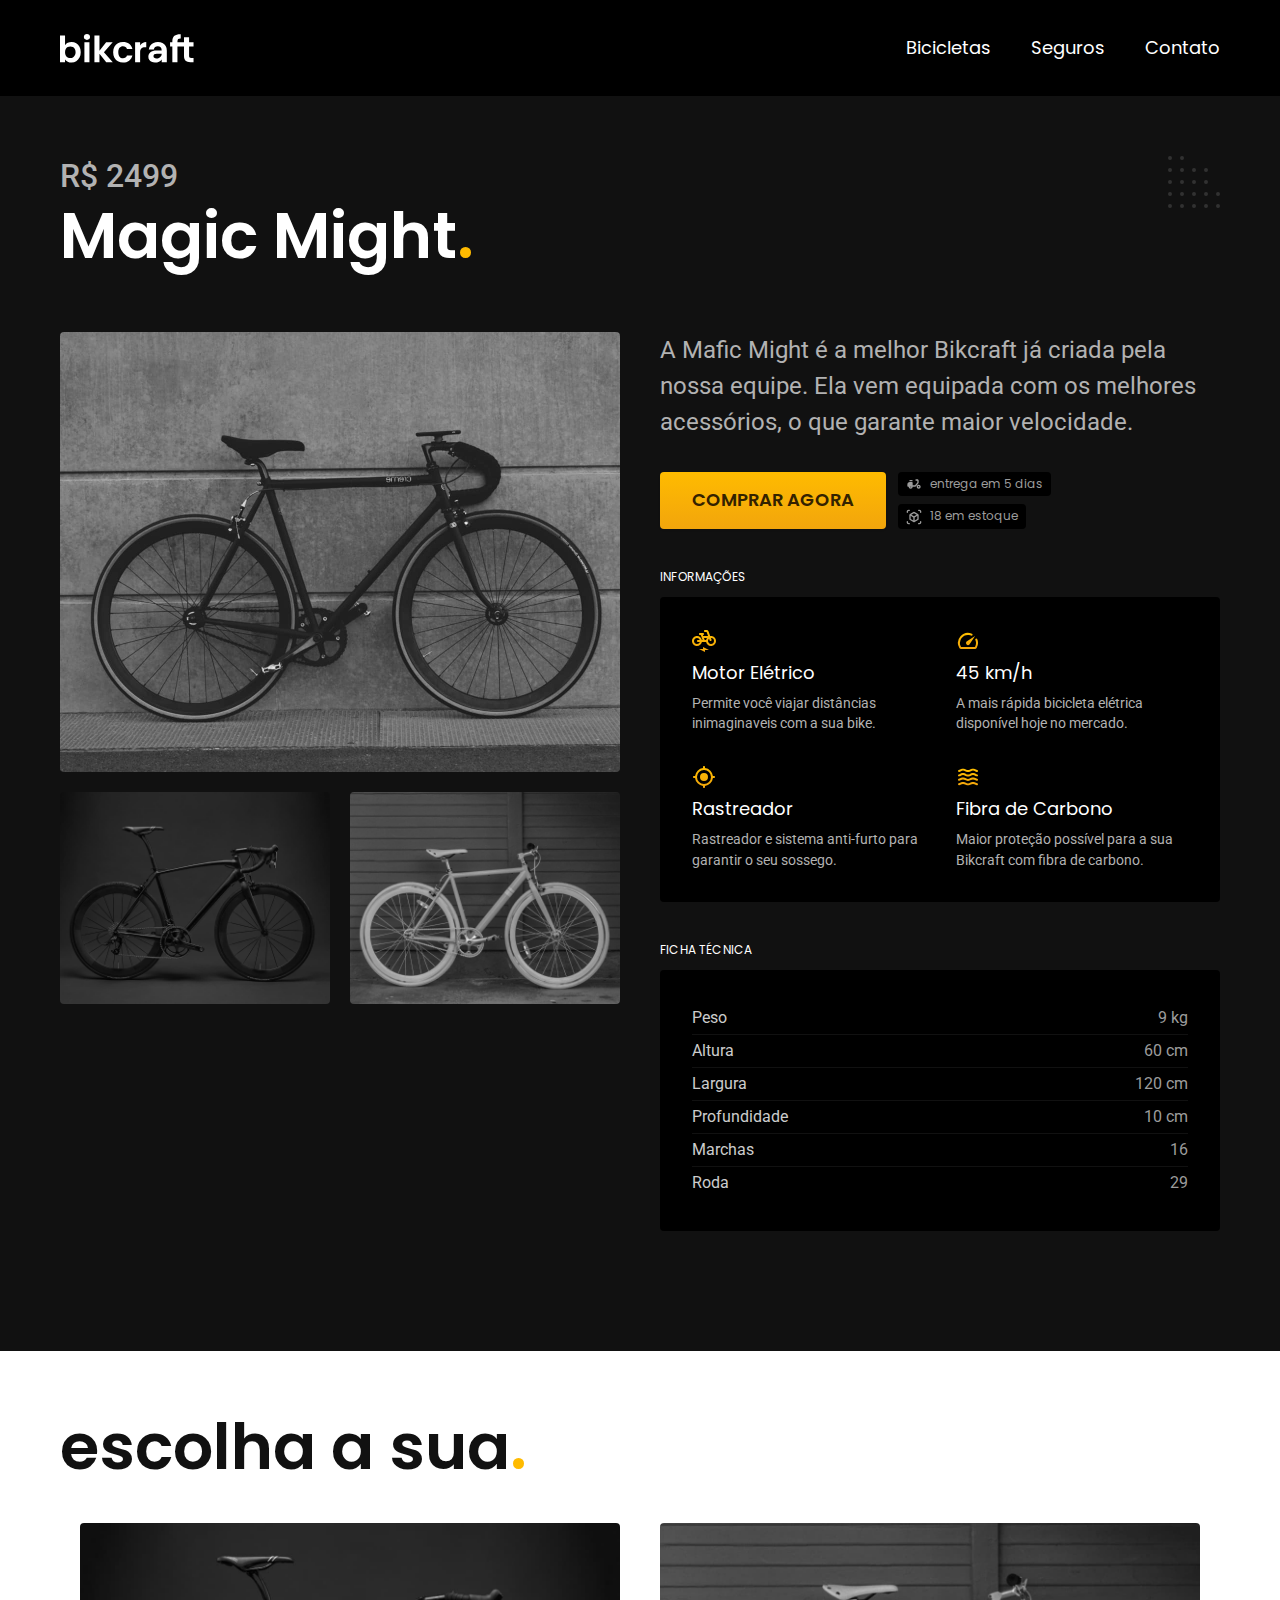
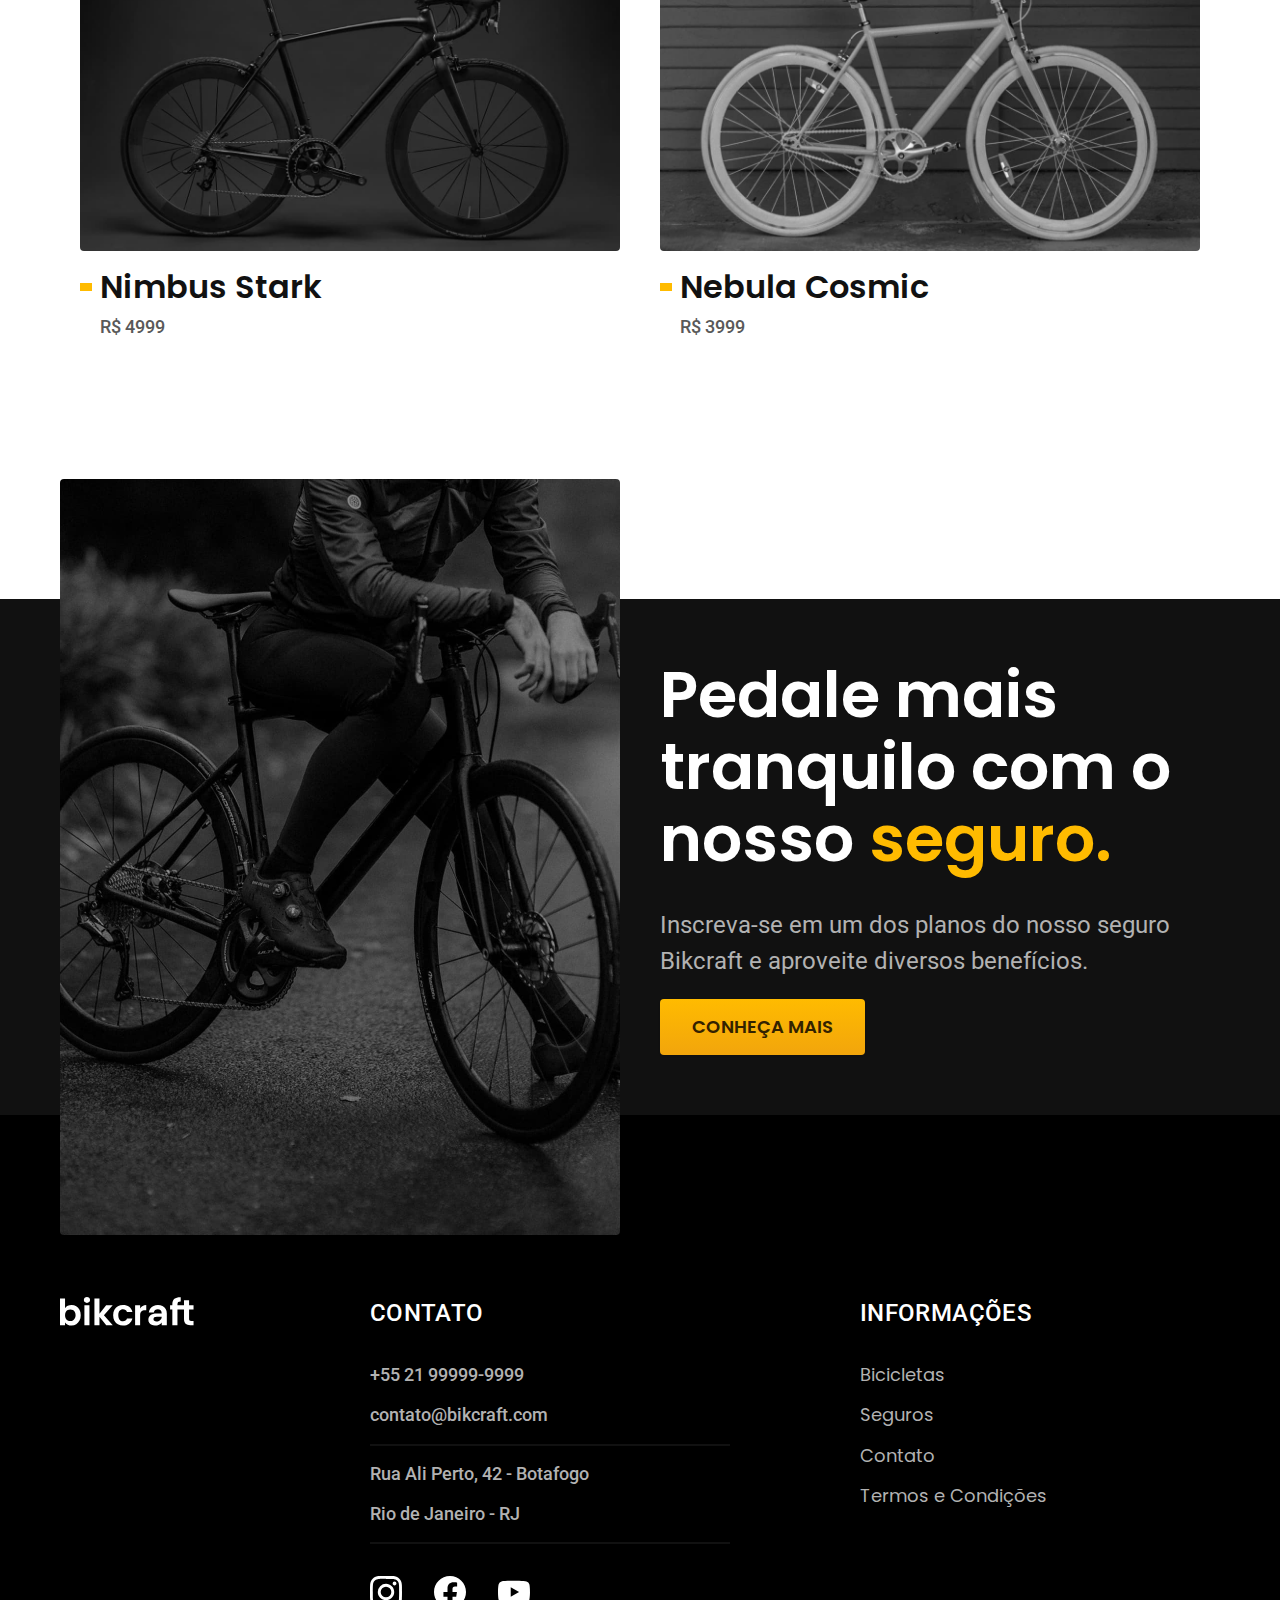
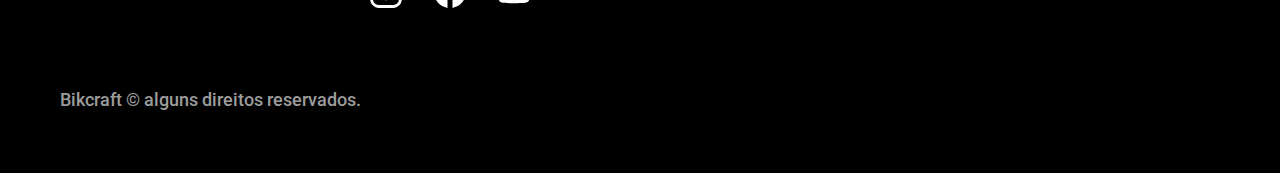
<file: bicicletas/magic.html>
<!DOCTYPE html>
<html lang="pt-br">
  <head>
    <meta charset="UTF-8" />
    <meta name="viewport" content="width=device-width, initial-scale=1.0" />
    <title>Magic | Bikcraft</title>
    <meta
      name="description"
      content="A Magic Might é a melhor Bikcraft já criada pela nossa equipe. Ela vem equipada com os melhores acessórios, o que garante maior velocidade."
    />
    <link rel="icon" href="../favicon.svg" type="image/svg+xml" />
		<link rel="preload" href="../css/style.min.css" as="style" />
		<link rel="stylesheet" href="../css/style.min.css" />
    <script>
      document.documentElement.classList.add("js");
    </script>
   
   <link rel="preconnect" href="https://fonts.googleapis.com">
   <link rel="preconnect" href="https://fonts.gstatic.com" crossorigin>
   <link href="https://fonts.googleapis.com/css2?family=Merriweather:ital,wght@1,900&family=Poppins:wght@400;600&family=Roboto:wght@400;500&display=swap" rel="stylesheet">
  </head>

  <body id="bicicleta">
    <header class="header-bg">
      <div class="header container">
        <a href="../"><img src="../img/bikcraft.svg" width="136" height="32" alt="Bikcraft" /></a>
        <nav aria-label="primaria">
          <ul class="header-menu font-1-m cor-0">
            <li><a href="../bicicletas.html">Bicicletas</a></li>
            <li><a href="../seguros.html">Seguros</a></li>
            <li><a href="../contato.html">Contato</a></li>
          </ul>
        </nav>
      </div>
    </header>

    <main class="titulo-bg">
        <div>
            <div class="titulo container">
                <p class="font-2-xl cor-5">R$ 2499</p>
                <h1 class="font-1-xxl cor-0">Magic Might<span class="cor-p1">.</span></h1>
            </div>
        </div>

        <div class="bicicleta container">
            <div class="bicicleta-imagens">
                <img src="../img/bicicleta/nimbus2.jpg" width="1120" height="880" alt="Bicicleta Preta" />
                <img src="../img/bicicleta/nimbus1.jpg" width="1120" height="880" alt="Bicicleta Preta" />
                <img src="../img/bicicleta/nimbus3.jpg" width="1120" height="880" alt="Bicicleta Branca" />
            </div>

            <div class="bicicleta-conteudo">
                <p class="font-2-l cor-5">A Mafic Might é a melhor Bikcraft já criada pela nossa equipe. Ela vem equipada com os melhores acessórios, o que garante maior velocidade.</p>
                <div class="bicicleta-comprar">
                  <a class="botao" href="../orcamento.html?tipo=bikcraft&produto=magic">Comprar Agora</a>
                  <span class="font-1-xs cor-6"><img src="../img/icones/entrega.svg" width="16" height="16" alt="ícone entrega"> entrega em 5 dias</span>
                  <span class="font-1-xs cor-6"><img src="../img/icones/estoque.svg" width="16" height="16" alt="ícone estoque"> 18 em estoque</span>
                </div>
        
                <h2 class="font-1-xs cor-0">Informações</h2>
                <ul class="bicicleta-informacoes">
                  <li>
                    <img src="../img/icones/eletrica.svg" width="24" height="24" alt="ícone elétrica">
                    <h3 class="font-1-m cor-0">Motor Elétrico</h3>
                    <p class="font-2-xs cor-5">Permite você viajar distâncias inimaginaveis com a sua bike.</p>
                  </li>
                  <li>
                    <img src="../img/icones/velocidade.svg" width="24" height="24" alt="ícone velocidade">
                    <h3 class="font-1-m cor-0">45 km/h</h3>
                    <p class="font-2-xs cor-5">A mais rápida bicicleta elétrica disponível hoje no mercado.</p>
                  </li>
                  <li>
                    <img src="../img/icones/rastreador.svg" width="24" height="24" alt="ícone rastreador">
                    <h3 class="font-1-m cor-0">Rastreador</h3>
                    <p class="font-2-xs cor-5">Rastreador e sistema anti-furto para garantir o seu sossego.</p>
                  </li>
                  <li>
                    <img src="../img/icones/carbono.svg" width="24" height="24" alt="ícone fibra de carbono">
                    <h3 class="font-1-m cor-0">Fibra de Carbono</h3>
                    <p class="font-2-xs cor-5">Maior proteção possível para a sua Bikcraft com fibra de carbono.</p>
                  </li>
                </ul>
                <h2 class="font-1-xs cor-0">Ficha Técnica</h2>
                <ul class="bicicleta-ficha font-2-s cor-4">
                  <li>Peso <span>9 kg</span></li>
                  <li>Altura <span>60 cm</span></li>
                  <li>Largura <span>120 cm</span></li>
                  <li>Profundidade <span>10 cm</span></li>
                  <li>Marchas <span>16</span></li>
                  <li>Roda <span>29</span></li>
                </ul>
              </div>
            </div>
    </main>


    <article class="bicicletas-lista container">
    <h2 class="font-1-xxl">escolha a sua<span class="cor-p1">.</span></h2>

    <ul>
        <li>
        <a href="./nimbus.html">
            <img src="../img/bicicletas/nimbus.jpg" width="1120" height="680" alt="Bicicleta preta">
            <h3 class="font-1-xl">Nimbus Stark</h3>
            <span class="font-2-m cor-8">R$ 4999</span>
        </a>
        </li>


        <li>
        <a href="./nebula.html">
            <img src="../img/bicicletas/nebula.jpg" width="1120" height="680" alt="Bicicleta preta">
            <h3 class="font-1-xl">Nebula Cosmic</h3>
            <span class="font-2-m cor-8">R$ 3999</span>
        </a>
        </li>
    </article>


    <article class="seguro-bg">
        <div class="seguro container">
            <div class="seguro-imagem">
                <img src="../img/fotos/seguros.jpg" width="1360" height="1512" alt="Pessoa parada em cima de uma bicicleta"/>
            </div>

            <div class="seguro-conteudo">
                <h2 class="font-1-xxl cor-0">Pedale mais tranquilo com o nosso <span class="cor-p1">seguro.</span></h2>
                <p class="font-2-l cor-5">Inscreva-se em um dos planos do nosso seguro Bikcraft e aproveite diversos benefícios.</p>
                <a class="botao" href="../seguros.html">Conheça Mais</a>

            </div>
        </div>
    </article>


 



    <footer class="footer-bg">
            
        <div class="footer container">

            <img src="../img/bikcraft.svg" width="136" height="32" alt="Bikcraft"/>
            <div class="footer-contato">

                <h3 class="font-2-l-b cor-0">Contato</h3>
                <ul class="font-2-m cor-5">
                    <li><a href="tel:+5521999999999">+55 21 99999-9999</a></li>
                    <li><a href="mailto:contato@bikcraft.com">contato@bikcraft.com</a></li>
                    <li>Rua Ali Perto, 42 - Botafogo</li>
                    <li>Rio de Janeiro - RJ</li>
                </ul>

                <div class="footer-redes">
                    <a href="../"><img src="../img/redes/instagram.svg" width="32" height="32" alt="Instagram"/></a>
                    <a href="../"><img src="../img/redes/facebook.svg" width="32" height="32" alt="Facebook"/></a>
                    <a href="../"><img src="../img/redes/youtube.svg" width="32" height="32" alt="Youtube"/></a>
                </div>
            </div>

                <div class="footer-informacoes">
                    <h3 class="font-2-l-b cor-0">Informações</h3>
                    <nav>
                        <ul class="font-1-m cor-5">
                            <li><a href="../bicicletas.html">Bicicletas</a></li>
                            <li><a href="../seguros.html">Seguros</a></li>
                            <li><a href="../contato.html">Contato</a></li>
                            <li><a href="../termos.html">Termos e Condições</a></li>
                        </ul>
                    </nav>
                </div>
                <p class="footer-copy font-2-m cor-6">Bikcraft © alguns direitos reservados.</p>

        </div>
        
    </footer>
        

    <script src="../js/script.js"></script>
  </body>
</html>
</file>
<file: css/style.min.css>
body{margin:0;font-family:Arial,Helvetica,sans-serif;color:#111}blockquote,dd,h1,h2,h3,h4,p,ul{margin:0}ul{padding:0;list-style:none}a{text-decoration:none;color:inherit}img{max-width:100%;height:auto;display:block}img[src$=".jpg"]{border-radius:4px}.font-1-xs{font:400 0.75rem/1.35 Poppins,sans-serif}.font-2-xs{font:400 0.875rem/1.43 Roboto,sans-serif}.font-1-s{font:400 1rem/1.5 Poppins,sans-serif}.font-2-s{font:400 1rem/1.5 Roboto,sans-serif}.font-1-m,.font-1-m-b{font:400 1.125rem/1.35 Poppins,sans-serif}.font-1-m-b{font-weight:600}.font-2-m{font:500 1.125rem/1.35 Roboto,sans-serif}.font-1-l{font:400 1.5rem/1.5 Poppins,sans-serif}.font-2-l,.font-2-l-b{font:400 1.5rem/1.5 Roboto,sans-serif}.font-2-l-b{font-weight:500;letter-spacing:.015em;text-transform:uppercase}.font-1-xl{font:600 2rem/1.25 Poppins,sans-serif}.font-2-xl{font:500 2rem/1.25 Roboto,sans-serif}.font-1-xxl{font:600 4rem/1.125 Poppins,sans-serif}@media (max-width:1200px){.font-1-xxl{font-size:3rem}.font-2-l,.font-2-l-b{font-size:1.125rem}}@media (max-width:600px){.font-1-xxl{font-size:2rem}.font-1-xl,.font-2-xl{font-size:1.5rem}}:root{--cor-0:#ffffff;--cor-1:#f7f7f7;--cor-2:#ededed;--cor-3:#dedede;--cor-4:#cccccc;--cor-5:#b2b2b2;--cor-6:#9c9c9c;--cor-7:#717171;--cor-8:#595959;--cor-9:#404040;--cor-10:#2e2e2e;--cor-11:#111111;--cor-12:#000000;--cor-p1:#ffbb00;--cor-p2:#e4a20b;--cor-p3:#a66f00;--cor-p4:#664400;--cor-p5:#332200}.cor-0{color:var(--cor-0)}.cor-1{color:var(--cor-1)}.cor-2{color:var(--cor-2)}.cor-3{color:var(--cor-3)}.cor-4{color:var(--cor-4)}.cor-5{color:var(--cor-5)}.cor-6{color:var(--cor-6)}.cor-7{color:var(--cor-7)}.cor-8{color:var(--cor-8)}.cor-9{color:var(--cor-9)}.cor-10{color:var(--cor-10)}.cor-11{color:var(--cor-11)}.cor-12{color:var(--cor-12)}.cor-p1{color:var(--cor-p1)}.cor-p2{color:var(--cor-p2)}.cor-p3{color:var(--cor-p3)}.cor-p4{color:var(--cor-p4)}.cor-p5{color:var(--cor-p5)}.js .fadeInDown{transform:translate3d(0,-20px,0)}.js .fadeInUp{transform:translate3d(0,20px,0)}.js .fadeInRight{transform:translate3d(20px,0,0)}.js .fadeInLeft{transform:translate3d(-20px,0,0)}.js [data-anime]{opacity:0}.js .anime{opacity:1;transform:none;transition:transform .8s,opacity .8s}.header-bg{background-color:var(--cor-12)}.header{display:flex;flex-wrap:wrap;gap:20px;justify-content:space-between;align-items:center;padding-top:20px;padding-bottom:20px}.header-menu{display:flex;flex-wrap:wrap;gap:40px}.header-menu a{display:inline-block;padding:16px 0;position:relative}.header-menu a:after{content:'';display:block;height:2px;width:0%;background:var(--cor-0);margin-top:4px;transition:.3s;position:absolute}.header-menu a.ativo::after,.header-menu a:hover::after{width:100%}@media (max-width:800px){.header-menu{gap:20px}.header-menu a{background:var(--cor-11);padding:12px 16px;border-radius:4px}.header-menu a:hover{background:var(--cor-10)}.header-menu a:after{display:none}}@media (max-width:600px){.header-menu{gap:20px}.header-menu a{padding:8px 12px;font-size:14px}}.footer-bg{background-color:var(--cor-12)}.footer{display:grid;grid-template-columns:3fr 5fr 4fr;gap:40px;padding-top:60px;padding-bottom:60px}.footer h3{margin-bottom:32px}.footer-contato ul{margin-bottom:32px}.footer-contato li:nth-child(2n):after{content:"";display:block;max-width:360px;height:2px;background-color:var(--cor-11);margin-top:16px}.footer li{margin-bottom:16px}.footer-redes{display:flex;gap:32px}.footer a:hover{color:var(--cor-0)}.footer-copy{grid-column:1/-1;margin-top:40px}@media (max-width:800px){.footer>img{display:none}.footer{grid-template-columns:1fr 1fr}}@media (max-width:600px){.footer{grid-template-columns:1fr;gap:60px}.footer-copy{margin-top:0}}.container{box-sizing:border-box;max-width:1200px;padding-left:20px;padding-right:20px;margin-left:auto;margin-right:auto}.botao{display:inline-block;padding:16px 32px;background:linear-gradient(#fb0,#f2a50c);border-radius:4px;box-shadow:0 1px 2px rgba(0,0,0,.1);text-transform:uppercase;color:var(--cor-p5);font:600 1.125rem/1.35 Poppins,sans-serif;max-width:max-content;border:none;cursor:pointer}.botao:hover{background:linear-gradient(#ffb60d,#e59317)}.botao.secundario{background:var(--cor-10);color:var(--cor-2)}.botao.secundario:hover{background:var(--cor-9)}.botao.seta{display:flex;align-items:center}.botao.seta::after{content:"";display:inline-block;width:18px;height:10px;margin-left:12px;background:url("../img/icones/seta.svg");transition:transform .2s}.botao.seta:hover::after{transform:translateX(4px)}@media (max-width:600px){.botao{padding:12px 16px;font-size:1rem}}.link{display:inline-block;color:var(--cor-p1);font:500 1rem/1.5 Poppins,sans-serif;text-transform:uppercase}.link::after{content:"";display:block;width:100%;height:4px;background-color:currentColor}.link:hover{color:var(--cor-0)}.titulo-bg{padding-top:60px;padding-bottom:60px;background-color:var(--cor-11)}.titulo{background:url("../img/dec/top-right.svg") no-repeat top right 20px}.titulo p{margin-bottom:4px}@media (max-width:800px){.titulo-bg{padding-top:40px;padding-bottom:40px}.titulo p{font-size:1rem;text-transform:lowercase;font-weight:400}}.form{display:grid;grid-template-columns:1fr 1fr;gap:20px}.form label{display:block;font:400 1rem/1.5 Poppins,sans-serif;margin-bottom:4px}.form .col-2{grid-column:span 2}.form input[type=email],.form input[type=text],.form textarea{font:400 1rem/1.5 Roboto,sans-serif;background:var(--cor-1);border:1px solid var(--cor-2);padding:12px;border-radius:4px;width:100%;box-sizing:border-box}.form input[type=email]:focus,.form input[type=text]:focus,.form textarea:focus{outline:0;border-color:var(--cor-p1);background:var(--cor-0);box-shadow:0 0 0 2px #fea}@media (max-width:600px){.form{grid-template-columns:1fr}.form .col-2{grid-column:1}}.introducao-bg{background:var(--cor-12) url("../img/dec/bottom-left.svg") no-repeat bottom 160px left 20px;box-shadow:inset 0 -120px var(--cor-0)}.introducao{display:grid;grid-template-columns:1fr 1fr;gap:0 40px}.introducao-conteudo{align-self:end;padding-bottom:200px}.introducao img{width:100%;height:100%;object-fit:cover;border-radius:4px}.introducao h1{margin-bottom:32px}.introducao p{margin-bottom:20px}@media (max-width:800px){.introducao-bg{background:var(--cor-11);padding-top:40px;box-shadow:inset 0 -60px var(--cor-0)}.introducao{grid-template-columns:1fr;gap:32px}.introducao-conteudo{padding-bottom:0}.introducao h1{margin-bottom:16px}.introducao img{height:300px;width:100%}}.tecnologia-bg{background:var(--cor-11);box-shadow:inset 0 80px var(--cor-0),inset 0 -80px var(--cor-0)}.tecnologia{display:grid;grid-template-columns:1fr 1fr;gap:40px}.tecnologia-imagem img{width:100%;height:100%;object-fit:cover;object-position:left}.tecnologia-conteudo{padding-top:160px;padding-bottom:160px}.tecnologia-conteudo>span{display:block;margin-bottom:20px}.tecnologia-conteudo h2{margin-bottom:32px}.tecnologia-conteudo>p{margin-bottom:20px}.tecnologia a{margin-bottom:80px}.tecnologia-vantagens{display:flex;gap:40px}.tecnologia-vantagens h3{margin-bottom:8px;width:max-content}.tecnologia-vantagens img{width:24px;margin-bottom:8px}@media (max-width:800px){.tecnologia-bg{box-shadow:initial}.tecnologia{grid-template-columns:1fr}.tecnologia-conteudo{padding-top:60px;padding-bottom:60px}.tecnologia-imagem{display:none}}@media (max-width:600px){.tecnologia-vantagens{flex-direction:column}}.parceiros{padding-top:60px;padding-bottom:120px}.parceiros h2{margin-bottom:60px}.parceiros ul{padding:0 20px;max-width:1400px;display:grid;grid-template-columns:repeat(4,1fr);margin:0 auto}.parceiros li{display:flex;padding:32px;border-left:2px solid var(--cor-2)}.parceiros img{margin:auto}.parceiros li:first-child,.parceiros li:nth-child(5){border-left:none}.parceiros li:nth-child(n+5){border-top:2px solid var(--cor-2)}@media (max-width:800px){.parceiros{padding-bottom:60px}.parceiros li{display:flex;padding:20px}.parceiros h2{margin-bottom:20px}.parceiros ul{grid-template-columns:repeat(2,1fr)}.parceiros li:nth-child(n+3){border-top:2px solid var(--cor-2)}.parceiros li:nth-child(odd){border-left:none}}.depoimento{display:grid;grid-template-columns:1fr 1fr;background-color:var(--cor-p1);overflow:hidden}.depoimento img{width:100%;height:100%;object-fit:cover;border-radius:0}.depoimento-conteudo{padding:40px 40px 80px 80px;align-self:end;background:url("../img/dec/bottom-right-p.svg") no-repeat bottom 40px right 40px}.depoimento-conteudo p{max-width:32ch;font-family:Merriweather,serif;font-style:italic;font-weight:900;margin-bottom:32px;position:relative}.depoimento p::after,.depoimento p::before{font-size:5rem;color:var(--cor-p2);position:absolute}.depoimento p::before{content:"“";left:-50px;top:-20px}.depoimento p::after{content:"”"}@media (min-width:1200px){.depoimento img{max-height:520px}}@media (max-width:800px){.depoimento{grid-template-columns:1fr;text-align:center}.depoimento img{max-height:200px}.depoimento-conteudo{padding:40px 20px;justify-self:center}}.bicicletas-lista{padding-top:60px;padding-bottom:120px}.bicicletas-lista h2{margin-bottom:40px}.bicicletas-lista ul{display:flex;gap:40px;padding:0 20px 20px 20px;max-width:1400px;margin-left:auto;margin-right:auto;overflow-x:auto}#bicicletas .bicicletas-lista ul{padding:0 0 20px 0}.bicicletas-lista li{min-width:280px}.bicicletas-lista a{display:block}.bicicletas-lista img{margin-bottom:16px}.bicicletas-lista h3{margin-bottom:8px;display:flex;align-items:center}.bicicletas-lista h3::before{content:'';display:inline-block;height:8px;width:12px;margin-right:8px;background-color:var(--cor-p1);transition:width .2s}.bicicletas-lista a:hover h3::before{width:24px}.bicicletas-lista li span{padding-left:20px}@media (max-width:800px){.bicicletas-lista{padding-bottom:60px}.bicicletas-lista ul{gap:20px}}.bicicletas-bg{background:linear-gradient(to right,var(--cor-0) 30%,var(--cor-11) 0)}.bicicletas{display:grid;grid-template-columns:1fr 1fr;gap:40px;padding-top:60px;padding-bottom:60px;background:url(../img/dec/top-right.svg) no-repeat top 40px right 20px}.bicicletas-imagem{display:grid}.bicicletas-imagem img{grid-area:1/1}.bicicletas-imagem span{grid-area:1/1;place-self:start end;margin-top:20px;background:var(--cor-12);display:inline-block;padding:8px 16px 8px 8px;border-radius:4px 0 0 4px}.bicicletas-conteudo{display:grid;grid-template-columns:1fr auto;align-content:start}.bicicletas h2,.bicicletas p{grid-column:1/-1}.bicicletas h2{margin-bottom:20px}.bicicletas h2::before{content:"";display:block;width:12px;height:8px;background:var(--cor-p1);margin-bottom:8px}.bicicletas p{margin-bottom:32px}.bicicletas a{place-self:end}.bicicletas li{display:flex;align-items:center}.bicicletas ul{display:grid;gap:16px}.bicicletas-conteudo img{width:24px;margin-right:8px}@media (max-width:800px){.bicicletas-bg{background:var(--cor-11)}.bicicletas{grid-template-columns:1fr;gap:20px;padding-top:40px;padding-bottom:40px}}@media (max-width:600px){.bicicletas-conteudo{grid-template-columns:1fr}.bicicletas ul{font-size:1rem;grid-template-columns:1fr 1fr;margin-bottom:32px}.bicicletas a{place-self:start}}.bicicleta{display:grid;grid-template-columns:1fr 1fr;align-items:start;gap:40px;padding-top:60px;padding-bottom:60px}#bicicleta .titulo p{text-transform:uppercase}.bicicleta-imagens{display:flex;flex-wrap:wrap;gap:20px}.bicicleta-imagens img{flex:1;min-width:200px}.bicicleta-imagens img:first-child{min-width:100%}.bicicleta-conteudo>p{margin-bottom:32px}.bicicleta-comprar{display:grid;grid-template-columns:max-content auto;align-items:center;justify-items:start;gap:8px 12px;margin-bottom:40px}.bicicleta-comprar a{grid-row:span 2}.bicicleta-comprar span{display:flex;align-items:center;background-color:var(--cor-12);gap:8px;padding:4px 8px;border-radius:4px}.bicicleta-conteudo h2{text-transform:uppercase;letter-spacing:.015em;margin-bottom:12px}.bicicleta-ficha,.bicicleta-informacoes{padding:32px;background-color:var(--cor-12);border-radius:4px}.bicicleta-informacoes{margin-bottom:40px;display:grid;grid-template-columns:1fr 1fr;gap:32px}.bicicleta-informacoes img{width:24px;margin-bottom:8px}.bicicleta-informacoes h3{margin-bottom:8px}.bicicleta-ficha li{padding:4px 0;display:flex;justify-content:space-between;border-bottom:1px solid var(--cor-11)}.bicicleta-ficha li:last-child{border-bottom:none}.bicicleta-ficha span{color:var(--cor-6)}@media (max-width:800px){.bicicleta{grid-template-columns:1fr;padding-top:40px;padding-bottom:40px}.bicicleta-imagens{grid-row:2}}@media (max-width:400px){.bicicleta-informacoes{grid-template-columns:1fr}.bicicleta-comprar{grid-template-columns:1fr}}.seguro-bg{background-color:var(--cor-11);box-shadow:inset 0 120px var(--cor-0),inset 0 -120px var(--cor-12)}.seguro{display:grid;grid-template-columns:1fr 1fr;gap:40px}.seguro-imagem img{width:100%;height:100%;object-fit:cover}.seguro-conteudo{padding-top:180px;padding-bottom:180px}.seguro h2{margin-bottom:32px}.seguro p{margin-bottom:20px}@media (max-width:800px){.seguro{grid-template-columns:1fr}.seguro-conteudo{grid-row:1;padding-top:40px;padding-bottom:0}.seguro-bg{box-shadow:inset 0 -60px var(--cor-12)}}.seguros-bg{background:var(--cor-11)}.seguros{padding-top:60px;padding-bottom:60px;display:grid;grid-template-columns:1fr 1fr;gap:40px;align-items:center}#seguros .seguros{padding-top:0}.seguros h2{grid-column:1/-1}.seguros-item{background-color:var(--cor-12);padding:32px 32px 32px 60px;display:grid;grid-template-columns:1fr auto;border-radius:4px}.seguros-item h3{margin-bottom:40px}.seguros-item span{grid-column:2;display:block;text-align:right}.seguros-item ul{grid-column:1/-1;margin-bottom:32px}.seguros-item li{display:flex;align-items:center;position:relative}.seguros-item li+li{margin-top:20px}.seguros-item li::before{content:"";display:inline-block;width:13px;height:9px;background-image:url(../img/icones/lista.svg);position:absolute;left:-21px}.seguros-item a{grid-column:1/-1}@media (max-width:800px){.seguros{grid-template-columns:1fr}}.vantagens-bg{background-color:var(--cor-12)}.vantagens{padding-top:120px;padding-bottom:120px}.vantagens h2{margin-bottom:60px}.vantagens ul{display:grid;grid-template-columns:repeat(auto-fit,minmax(280px,max-content));gap:40px 80px}.vantagens h3,.vantagens img{margin-bottom:8px}@media (max-width:800px){.vantagens{padding-top:60px;padding-bottom:60px}.vantagens h2{margin-bottom:40px}.vantagens ul{gap:20px}}.perguntas{padding-top:120px;padding-bottom:120px;background-color:var(--cor-0)}.perguntas h2{margin-bottom:60px}.perguntas dl>div{padding:20px;border-radius:4px}.perguntas dl div:nth-child(odd){background-color:var(--cor-1)}.perguntas button{display:grid;grid-template-columns:auto 1fr auto;align-items:center;gap:8px;cursor:pointer;border:none;background:0 0;width:100%;text-align:left}.perguntas button::before{content:"";display:inline-block;width:12px;height:8px;background-color:var(--cor-p1)}.perguntas button::after{content:"";display:inline-block;width:14px;height:6px;background:url(../img/icones/seta-abrir.svg);transition:.3s}.perguntas button:hover::after,.perguntas button[aria-expanded=true]::after{transform:rotate(180deg)}.js .perguntas dd{display:none}.js .perguntas dd.ativa{display:block}.perguntas dd{padding-left:20px;padding-top:16px;max-width:80ch}@media (max-width:800px){.perguntas{padding-top:60px;padding-bottom:60px}.perguntas h2{margin-bottom:40px}}#contato{background:linear-gradient(var(--cor-11) 600px,var(--cor-1) 0)}.contato{display:grid;grid-template-columns:5fr 7fr}.contato-dados,.contato-formulario{padding:60px;box-shadow:0 1px 2px rgba(0,0,0,.1)}.contato-dados{border-radius:5px 0 0 5px;background:var(--cor-12) url("../img/dec/bottom-left.svg") no-repeat bottom 20px left 20px}.contato-formulario{border-radius:0 5px 5px 0;background:var(--cor-0) url("../img/dec/bottom-right.svg") no-repeat bottom 20px right 20px}.contato-dados h2{margin-bottom:60px}.contato-endereco{margin-bottom:32px;padding-left:24px;background:url(../img/icones/local.svg) no-repeat 0 2px}.contato-endereco p{margin-bottom:8px}.contato-meios a{display:block;max-width:max-content;margin-bottom:8px;padding-left:28px}.contato-meios a:hover{color:var(--cor-0)}.contato-meios a:first-child{background:url(../img/icones/email.svg) no-repeat 0 2px}.contato-meios a:nth-child(2){margin-bottom:32px}.contato-meios a:nth-child(3){background:url(../img/icones/telefone.svg) no-repeat 0 2px;margin-bottom:60px}.contato-redes{display:flex;gap:32px;padding-left:28px}@media (max-width:800px){.contato{grid-template-columns:1fr}.contato-dados,.contato-formulario{padding:20px}.contato-dados{border-radius:5px 5px 0 0;background:var(--cor-12)}.contato-formulario{border-radius:0 0 5px 5px}.contato-dados h2,.contato-meios a:nth-child(3){margin-bottom:32px}.contato-redes{margin-bottom:12px}}.lojas{display:grid;grid-template-columns:1fr 1fr;gap:0 40px;padding-top:120px;padding-bottom:120px}.lojas h2{grid-column:1/-1;margin-bottom:60px}.lojas img{border-radius:4px 4px 0 0}.lojas-item{border-radius:4px;background-color:var(--cor-0);box-shadow:0 1px 2px rgba(0,0,0,.1)}.lojas-conteudo{display:grid;grid-template-columns:1fr 1fr;gap:32px 16px;padding:32px}.lojas-conteudo h3,.lojas-tempo{grid-column:1/-1}.lojas-dados{display:grid;gap:8px;border-left:2px solid var(--cor-2);padding-left:12px}.lojas-tempo{display:flex;align-items:center;gap:8px}@media (max-width:800px){.lojas{gap:20px;padding-top:60px;padding-bottom:60px}.lojas h2{margin-bottom:32px}.lojas-conteudo{grid-template-columns:1fr}}@media (max-width:800px){.lojas{grid-template-columns:1fr}}#orcamento{background:linear-gradient(var(--cor-11) 600px,var(--cor-1) 0)}.orcamento{display:grid;grid-template-columns:5fr 7fr;padding-bottom:120px}.orcamento h2{text-transform:uppercase;position:relative;display:flex;align-items:center}.orcamento h2::before{content:" ";display:inline-block;width:4px;height:8px;background-color:var(--cor-p1);position:absolute;left:-12px}.orcamento-dados,.orcamento-produto{padding:60px;box-shadow:0 1px 2px rgba(0,0,0,.1)}.orcamento-produto{border-radius:5px 0 0 5px;background:var(--cor-12) url("../img/dec/bottom-left.svg") no-repeat bottom 20px left 20px;display:grid;grid-template-columns:1fr 1fr;gap:20px;align-content:start}.orcamento-dados{border-radius:0 5px 5px 0;background:var(--cor-0)}.orcamento-produto>*{grid-column:1/-1}.orcamento-produto>label{grid-column:initial}.orcamento-produto label{font:400 1rem/1.5 Poppins,sans-serif;color:var(--cor-4);background-color:var(--cor-10);padding:12px 16px;border-radius:4px;cursor:pointer;display:grid;grid-template-columns:auto 1fr auto;align-items:center;border:1px solid var(--cor-10)}.orcamento-produto input:checked+label{background-color:var(--cor-0);color:var(--cor-11)}.orcamento-produto label::before{content:" ";display:inline-block;box-sizing:border-box;width:12px;height:12px;border:1px solid var(--cor-6);border-radius:50%;margin-right:8px}.orcamento-produto input:checked+label::before{border-color:var(--cor-7);box-shadow:inset 0 0 0 3px var(--cor-0),inset 0 0 0 6px var(--cor-7)}.orcamento-produto label:hover{background-color:var(--cor-9);border-color:var(--cor-9)}.orcamento-produto input:focus+label{box-shadow:0 0 0 2px var(--cor-p1);border:var(--cor-12)}.orcamento-produto label span{display:none}.orcamento-produto input:checked+label span{display:inline-block}.orcamento-produto input{opacity:0;position:absolute;pointer-events:none}.orcamento-dados{border-radius:0 5px 5px 0;background:var(--cor-0) url("../img/dec/bottom-right.svg") no-repeat bottom 20px right 20px}.orcamento-conteudo{display:none}.orcamento-conteudo h2,.orcamento-dados h2:nth-of-type(n+2){margin-top:20px}#bikcraft:checked~#orcamento-bikcraft,#seguro:checked~#orcamento-seguro{display:grid;gap:20px}.orcamento-detalhes{display:none;background-color:var(--cor-0);padding:20px;grid-template-columns:1fr 1fr;border-radius:4px;align-items:center}.orcamento-detalhes li{display:flex;align-items:center;margin-bottom:8px}.orcamento-detalhes li img{width:16px;margin-right:8px}.orcamento-produto input:checked+label+.orcamento-detalhes{display:grid}@media (max-width:1200px){.orcamento-dados,.orcamento-produto{padding:32px}}@media (max-width:800px){.orcamento{grid-template-columns:1fr}.orcamento-produto{border-radius:5px 5px 0 0;background:var(--cor-12)}.orcamento-dados{border-radius:0 0 5px 5px}}@media (max-width:400px){.orcamento-produto{grid-template-columns:1fr}}.termos{padding-top:80px;padding-bottom:80px}.termos h2{font-weight:600;margin-bottom:20px}.termos p+h2{margin-top:40px}.termos p{max-width:75ch;margin-bottom:24px}
</file>
